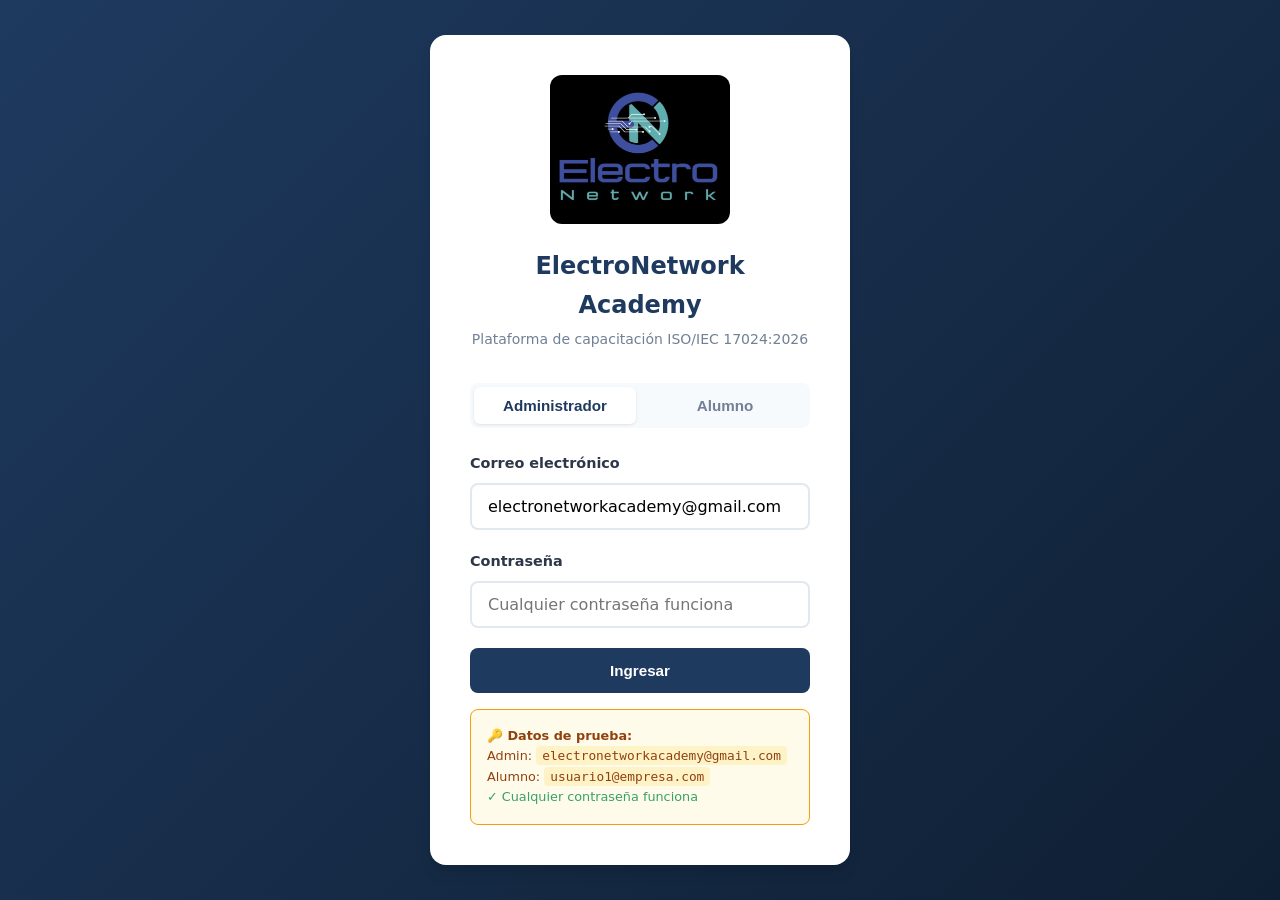
<file: index.html>
<!DOCTYPE html>
<html lang="es">
<head>
  <meta charset="UTF-8">
  <meta name="viewport" content="width=device-width, initial-scale=1.0">
  <title>ElectroNetwork Academy - Login</title>
  <style>
    :root {
      --primary: #1e3a5f;
      --primary-light: #2c5282;
      --accent: #e6b800;
      --accent-hover: #d4a700;
      --success: #38a169;
      --danger: #e53e3e;
      --bg: #f7fafc;
      --card: #ffffff;
      --text: #2d3748;
      --text-light: #718096;
      --border: #e2e8f0;
    }
    * { margin: 0; padding: 0; box-sizing: border-box; }
    body {
      font-family: 'Segoe UI', system-ui, -apple-system, sans-serif;
      background: linear-gradient(135deg, var(--primary) 0%, #0f1f33 100%);
      color: var(--text);
      line-height: 1.6;
      min-height: 100vh;
      display: flex;
      align-items: center;
      justify-content: center;
      padding: 2rem;
    }
    .login-box {
      background: var(--card);
      border-radius: 16px;
      padding: 2.5rem;
      width: 100%;
      max-width: 420px;
      box-shadow: 0 10px 15px -3px rgba(0,0,0,0.1), 0 4px 6px -2px rgba(0,0,0,0.05);
    }
    .login-logo { text-align: center; margin-bottom: 2rem; }
    .login-logo img {
      max-width: 180px;
      height: auto;
      margin-bottom: 1rem;
      border-radius: 12px;
    }
    .login-logo h1 { color: var(--primary); font-size: 1.5rem; font-weight: 700; }
    .login-logo p { color: var(--text-light); font-size: 0.875rem; margin-top: 0.25rem; }
    .login-tabs {
      display: flex; gap: 0.5rem;
      margin-bottom: 1.5rem;
      background: var(--bg);
      padding: 0.25rem;
      border-radius: 8px;
    }
    .login-tab {
      flex: 1; padding: 0.625rem;
      text-align: center;
      border-radius: 6px;
      border: none;
      background: transparent;
      cursor: pointer;
      font-weight: 600;
      color: var(--text-light);
      font-size: 0.95rem;
    }
    .login-tab.active { background: white; color: var(--primary); box-shadow: 0 1px 3px rgba(0,0,0,0.1); }
    .form-group { margin-bottom: 1.25rem; }
    .form-label { display: block; font-weight: 600; margin-bottom: 0.5rem; color: var(--text); font-size: 0.9rem; }
    .form-input {
      width: 100%; padding: 0.75rem 1rem;
      border: 2px solid var(--border);
      border-radius: 8px;
      font-size: 1rem;
      font-family: inherit;
    }
    .form-input:focus { outline: none; border-color: var(--primary); box-shadow: 0 0 0 3px rgba(30,58,95,0.1); }
    .btn {
      display: inline-flex; align-items: center; justify-content: center;
      gap: 0.5rem; padding: 0.875rem 1.5rem;
      border-radius: 8px; font-weight: 600;
      font-size: 0.95rem; cursor: pointer;
      border: none; width: 100%;
      background: var(--primary); color: white;
    }
    .btn:hover { background: var(--primary-light); }
    .alert {
      padding: 0.875rem 1rem;
      border-radius: 8px;
      margin-bottom: 1rem;
      font-size: 0.9rem;
    }
    .alert-success { background: #c6f6d5; color: #22543d; border-left: 4px solid var(--success); }
    .alert-danger { background: #fed7d7; color: #742a2a; border-left: 4px solid var(--danger); }
    .hidden { display: none !important; }
    .debug-info {
      background: #fffbeb;
      border: 1px solid #f59e0b;
      border-radius: 8px;
      padding: 1rem;
      margin-top: 1rem;
      font-size: 0.8rem;
      color: #92400e;
    }
    .debug-info code {
      background: #fef3c7;
      padding: 0.125rem 0.375rem;
      border-radius: 4px;
      font-family: monospace;
    }
  </style>
</head>
<body>
  <div class="login-box">
    <div class="login-logo">
      <img src="assets/logo.jpg" alt="ElectroNetwork Academy">
      <h1>ElectroNetwork Academy</h1>
      <p>Plataforma de capacitación ISO/IEC 17024:2026</p>
    </div>

    <div class="login-tabs">
      <button class="login-tab active" onclick="switchTab('admin')" id="tab-admin">Administrador</button>
      <button class="login-tab" onclick="switchTab('learner')" id="tab-learner">Alumno</button>
    </div>

    <div class="form-group">
      <label class="form-label">Correo electrónico</label>
      <input type="email" class="form-input" id="email" placeholder="tu@correo.com" value="electronetworkacademy@gmail.com">
    </div>
    <div class="form-group">
      <label class="form-label">Contraseña</label>
      <input type="password" class="form-input" id="password" placeholder="Cualquier contraseña funciona">
    </div>

    <div id="loginError" class="alert alert-danger hidden"></div>
    <div id="loginSuccess" class="alert alert-success hidden"></div>

    <button class="btn" onclick="doLogin()">Ingresar</button>

    <div class="debug-info">
      <strong>🔑 Datos de prueba:</strong><br>
      Admin: <code>electronetworkacademy@gmail.com</code><br>
      Alumno: <code>usuario1@empresa.com</code><br>
      <span style="color: var(--success);">✓ Cualquier contraseña funciona</span>
    </div>
  </div>

  <script>
    const DEMO_DATA = {
      users: [
        { id: 'admin-1', email: 'electronetworkacademy@gmail.com', name: 'Administrador Demo', role: 'admin', status: 'active' },
        { id: 'user-1', email: 'usuario1@empresa.com', name: 'Usuario de Prueba 1', role: 'learner', status: 'active' }
      ]
    };

    if (!localStorage.getItem('ena_data')) {
      localStorage.setItem('ena_data', JSON.stringify(DEMO_DATA));
    }
    if (!localStorage.getItem('ena_session')) {
      localStorage.setItem('ena_session', JSON.stringify({ user: null }));
    }

    let currentRole = 'admin';

    function switchTab(role) {
      currentRole = role;
      document.querySelectorAll('.login-tab').forEach(t => t.classList.remove('active'));
      document.getElementById('tab-' + role).classList.add('active');
      document.getElementById('email').value = role === 'admin' 
        ? 'electronetworkacademy@gmail.com' 
        : 'usuario1@empresa.com';
    }

    function doLogin() {
      const email = document.getElementById('email').value.trim();
      const errorDiv = document.getElementById('loginError');
      const successDiv = document.getElementById('loginSuccess');

      errorDiv.classList.add('hidden');
      successDiv.classList.add('hidden');

      let data;
      try {
        data = JSON.parse(localStorage.getItem('ena_data'));
      } catch(e) {
        data = DEMO_DATA;
        localStorage.setItem('ena_data', JSON.stringify(DEMO_DATA));
      }

      const user = data.users.find(u => u.email.toLowerCase() === email.toLowerCase());

      if (!user) {
        errorDiv.textContent = '✗ Usuario no encontrado. Usa los correos de demo.';
        errorDiv.classList.remove('hidden');
        return;
      }

      if (user.role !== currentRole) {
        errorDiv.textContent = '✗ Rol incorrecto. Cambia a la pestaña ' + (user.role === 'admin' ? 'Administrador' : 'Alumno') + '.';
        errorDiv.classList.remove('hidden');
        return;
      }

      localStorage.setItem('ena_session', JSON.stringify({ user: user }));

      successDiv.textContent = '✓ Login exitoso. Redirigiendo...';
      successDiv.classList.remove('hidden');

      setTimeout(() => {
        if (currentRole === 'admin') {
          window.location.href = 'admin.html';
        } else {
          window.location.href = 'curso.html';
        }
      }, 800);
    }

    document.getElementById('password').addEventListener('keypress', function(e) {
      if (e.key === 'Enter') doLogin();
    });
    document.getElementById('email').addEventListener('keypress', function(e) {
      if (e.key === 'Enter') doLogin();
    });
  </script>
</body>
</html>
</file>
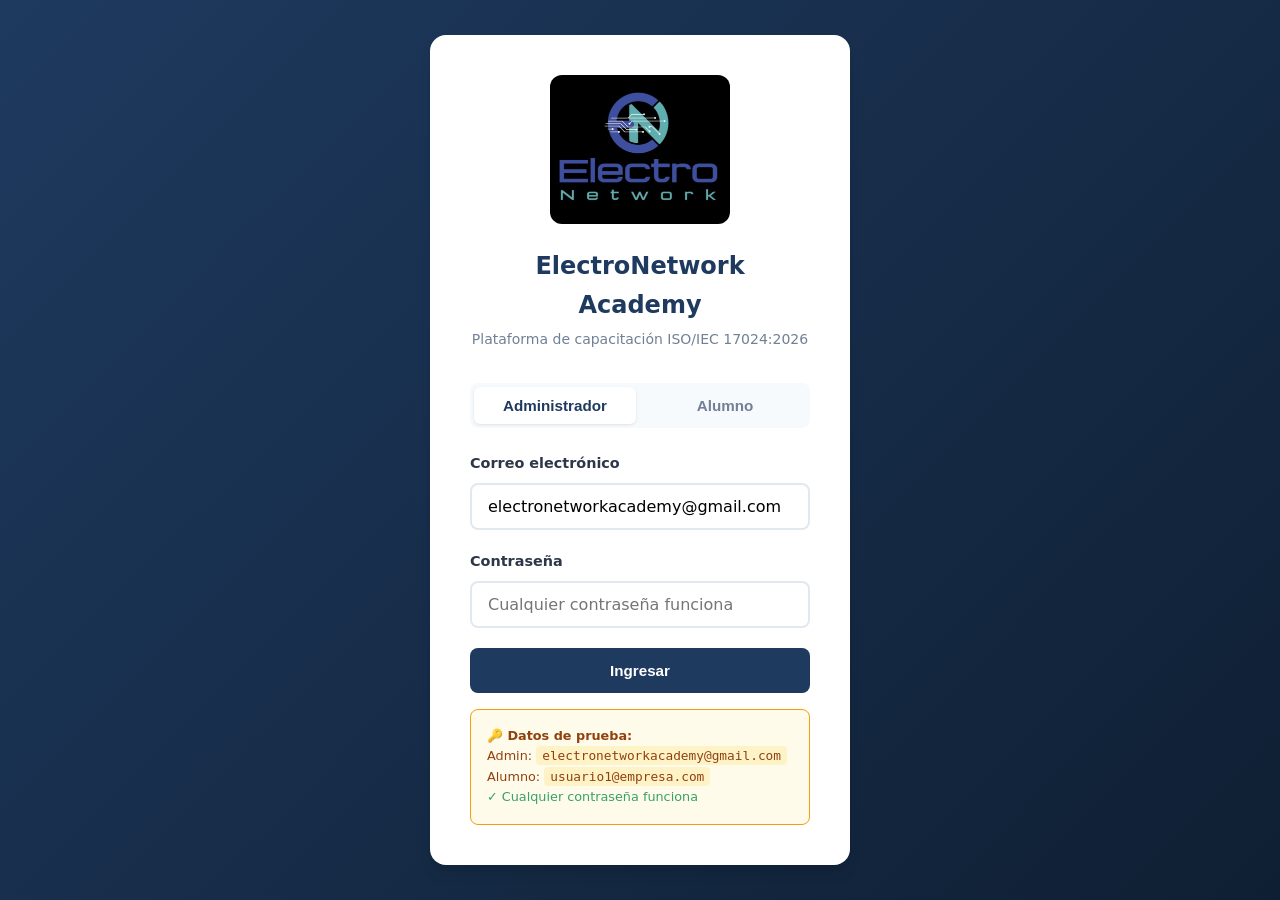
<file: admin.html>
<!DOCTYPE html>
<html lang="es">
<head>
  <meta charset="UTF-8">
  <meta name="viewport" content="width=device-width, initial-scale=1.0">
  <title>Panel de Administración - ElectroNetwork Academy</title>
  <link rel="stylesheet" href="css/estilos.css">
</head>
<body>
  <header class="header">
    <div class="header-brand">
      <img src="assets/logo.jpg" alt="ENA" class="logo-img">
      <span>ElectroNetwork Academy</span>
    </div>
    <nav class="header-nav">
      <a href="admin.html">Panel Admin</a>
      <a href="curso.html">Ver Curso</a>
      <button onclick="logout()">Cerrar Sesión</button>
    </nav>
  </header>

  <div class="container">
    <!-- Stats -->
    <div class="grid grid-4 mb-3">
      <div class="stat-card">
        <div class="stat-value" id="stat-total">0</div>
        <div class="stat-label">Cupos Totales</div>
      </div>
      <div class="stat-card">
        <div class="stat-value" id="stat-usados">0</div>
        <div class="stat-label">Cupos Usados</div>
      </div>
      <div class="stat-card">
        <div class="stat-value" id="stat-disponibles">0</div>
        <div class="stat-label">Cupos Disponibles</div>
      </div>
      <div class="stat-card">
        <div class="stat-value" id="stat-completados">0</div>
        <div class="stat-label">Completados</div>
      </div>
    </div>

    <!-- Add User -->
    <div class="card">
      <div class="card-header">
        <div class="card-title">Agregar Nuevo Alumno</div>
        <span class="badge badge-info" id="badge-cupos">Cargando...</span>
      </div>
      <form onsubmit="handleAddUser(event)">
        <div class="grid grid-3">
          <div class="form-group">
            <label class="form-label">Correo electrónico</label>
            <input type="email" class="form-input" id="newEmail" placeholder="alumno@empresa.com" required>
          </div>
          <div class="form-group">
            <label class="form-label">Nombre completo</label>
            <input type="text" class="form-input" id="newName" placeholder="Juan Pérez">
          </div>
          <div class="form-group">
            <label class="form-label">Días de acceso</label>
            <input type="number" class="form-input" id="newDays" value="30" min="1" max="365">
          </div>
        </div>
        <button type="submit" class="btn btn-primary">Agregar Alumno</button>
        <div id="addUserMsg" class="mt-1" style="font-size: 0.9rem;"></div>
      </form>
    </div>

    <!-- Users Table -->
    <div class="card">
      <div class="card-header">
        <div class="card-title">Alumnos Registrados</div>
        <div class="flex gap-2">
          <button class="btn btn-outline" onclick="exportData()">Exportar Datos</button>
          <button class="btn btn-outline" onclick="document.getElementById('importFile').click()">Importar Datos</button>
          <input type="file" id="importFile" class="hidden" accept=".json" onchange="handleImport(event)">
          <button class="btn btn-danger" onclick="resetData()">Resetear</button>
        </div>
      </div>
      <div class="table-container">
        <table class="table">
          <thead>
            <tr>
              <th>Nombre</th>
              <th>Correo</th>
              <th>Estado</th>
              <th>Tiempo Restante</th>
              <th>Progreso</th>
              <th>Módulo Actual</th>
              <th>Acciones</th>
            </tr>
          </thead>
          <tbody id="usersTable">
            <!-- Dinámico -->
          </tbody>
        </table>
      </div>
    </div>
  </div>

  <script src="js/app.js"></script>
  <script>
    const user = checkAuth('admin');
    if (!user) window.location.href = 'index.html';

    function loadAdminData() {
      const data = getData();
      const company = getUserCompany();
      const currentUser = getCurrentUser();

      if (!company) return;

      // Stats
      document.getElementById('stat-total').textContent = company.licensesTotal;
      document.getElementById('stat-usados').textContent = company.licensesUsed;
      document.getElementById('stat-disponibles').textContent = company.licensesTotal - company.licensesUsed;

      const completedCount = data.moduleProgress.filter(mp => mp.completed).length;
      document.getElementById('stat-completados').textContent = completedCount;

      document.getElementById('badge-cupos').textContent = company.licensesUsed + '/' + company.licensesTotal + ' cupos usados';

      // Tabla de usuarios
      const companyUsers = data.users.filter(u => u.companyId === currentUser.companyId && u.role === 'learner');
      const tbody = document.getElementById('usersTable');
      tbody.innerHTML = '';

      companyUsers.forEach(u => {
        const progress = getTotalProgressForUser(u.id);
        const daysLeft = getDaysRemaining(u.accessExpiresAt);
        const isExpired = daysLeft <= 0;

        let statusBadge;
        if (u.status === 'active' && !isExpired) {
          statusBadge = '<span class="badge badge-success">Activo</span>';
        } else if (isExpired) {
          statusBadge = '<span class="badge badge-danger">Expirado</span>';
        } else if (u.status === 'pending') {
          statusBadge = '<span class="badge badge-warning">Pendiente</span>';
        } else {
          statusBadge = '<span class="badge badge-danger">Inactivo</span>';
        }

        const timeBadge = isExpired 
          ? '<span class="badge badge-danger">Expirado</span>'
          : (daysLeft === Infinity 
            ? '<span class="badge badge-info">Sin límite</span>'
            : (daysLeft <= 5 
              ? '<span class="badge badge-warning">' + daysLeft + ' días</span>'
              : '<span class="badge badge-primary">' + daysLeft + ' días</span>'));

        const row = document.createElement('tr');
        row.innerHTML = `
          <td>${u.name || '-'}</td>
          <td>${u.email}</td>
          <td>${statusBadge}</td>
          <td>${timeBadge}</td>
          <td>
            <div class="progress-bar" style="width: 120px;">
              <div class="progress-bar-fill" style="width: ${progress}%;"></div>
            </div>
            <span style="font-size: 0.75rem; color: var(--text-light);">${progress}%</span>
          </td>
          <td>Módulo ${u.currentModule + 1}</td>
          <td>
            <button class="btn btn-primary" style="padding: 0.375rem 0.75rem; font-size: 0.8rem; margin-right: 0.25rem;" onclick="handleRenew('${u.id}')">Renovar</button>
            <button class="btn btn-danger" style="padding: 0.375rem 0.75rem; font-size: 0.8rem;" onclick="handleRemove('${u.id}')">Eliminar</button>
          </td>
        `;
        tbody.appendChild(row);
      });
    }

    function getTotalProgressForUser(userId) {
      const data = getData();
      const completed = data.moduleProgress.filter(mp => mp.userId === userId && mp.completed).length;
      return Math.round((completed / 8) * 100);
    }

    function handleAddUser(e) {
      e.preventDefault();
      const email = document.getElementById('newEmail').value.trim();
      const name = document.getElementById('newName').value.trim();
      const days = parseInt(document.getElementById('newDays').value) || 30;
      const msgDiv = document.getElementById('addUserMsg');

      const result = addUser(email, name, days);

      if (result.success) {
        const expDate = formatDate(result.expiresAt);
        msgDiv.innerHTML = '<span style="color: var(--success);">✓ Alumno agregado. Acceso hasta: ' + expDate + '</span>';
        document.getElementById('newEmail').value = '';
        document.getElementById('newName').value = '';
        loadAdminData();
      } else {
        msgDiv.innerHTML = '<span style="color: var(--danger);">✗ ' + result.message + '</span>';
      }
    }

    function handleRenew(userId) {
      const days = parseInt(prompt('¿Cuántos días de acceso deseas renovar?', '30'));
      if (!days || days <= 0) return;

      const result = renewUserAccess(userId, days);
      if (result.success) {
        alert('Acceso renovado hasta: ' + formatDate(result.expiresAt));
        loadAdminData();
      } else {
        alert('Error: ' + result.message);
      }
    }

    function handleRemove(userId) {
      if (!confirm('¿Eliminar este alumno?')) return;
      const result = removeUser(userId);
      if (result.success) {
        loadAdminData();
      } else {
        alert('Error: ' + result.message);
      }
    }

    function handleImport(e) {
      const file = e.target.files[0];
      if (!file) return;
      const reader = new FileReader();
      reader.onload = function(event) {
        const result = importData(event.target.result);
        if (result.success) {
          alert('Datos importados correctamente');
          loadAdminData();
        } else {
          alert('Error: ' + result.message);
        }
      };
      reader.readAsText(file);
    }

    loadAdminData();
  </script>
</body>
</html>
</file>
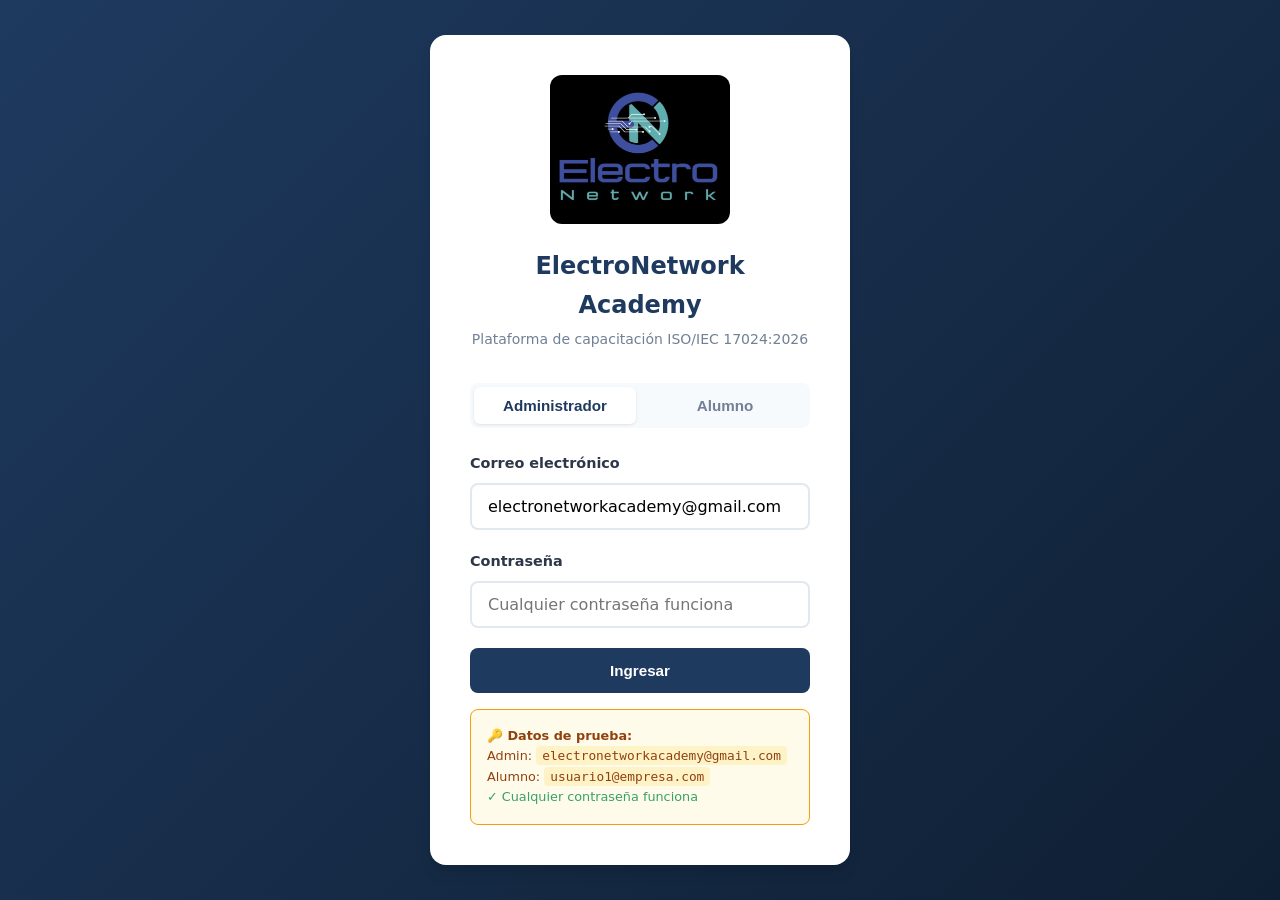
<file: certificado.html>
<!DOCTYPE html>
<html lang="es">
<head>
  <meta charset="UTF-8">
  <meta name="viewport" content="width=device-width, initial-scale=1.0">
  <title>Certificado - ElectroNetwork Academy</title>
  <link rel="stylesheet" href="css/estilos.css">
</head>
<body>
  <div class="certificate-page">
    <div style="text-align: center; margin-bottom: 2rem;" class="no-print">
      <button class="btn btn-primary" onclick="window.print()">🖨️ Imprimir / Guardar PDF</button>
      <button class="btn btn-outline" onclick="window.location.href='curso.html'">← Volver al Campus</button>
    </div>

    <div class="certificate-container">
      <div class="certificate-logo">
        <img src="assets/logo.jpg" alt="ElectroNetwork Academy" style="max-width: 200px; height: auto; margin-bottom: 1rem;">
      </div>

      <div style="font-size: 1rem; color: var(--text-light); text-transform: uppercase; letter-spacing: 0.2em; margin-top: 1rem;">
        Certificado de Finalización
      </div>

      <div class="certificate-title">Certificado</div>

      <div class="certificate-subtitle">
        Se certifica que
      </div>

      <div class="certificate-name" id="certName">Nombre del Alumno</div>

      <div class="certificate-subtitle">
        ha completado satisfactoriamente el curso
      </div>

      <div class="certificate-course">
        ISO/IEC 17024:2026<br>
        <span style="font-size: 1rem; color: var(--text-light);">Competencia general para la certificación de personas</span>
      </div>

      <div style="margin: 2rem 0; padding: 1rem; background: #f7fafc; border-radius: 8px; display: inline-block;">
        <div style="font-size: 0.875rem; color: var(--text-light);">Puntuación final</div>
        <div style="font-size: 2rem; font-weight: 800; color: var(--primary);" id="certScore">85%</div>
      </div>

      <div class="certificate-date" id="certDate">
        Fecha de emisión: -- de -- de ----
      </div>

      <div class="certificate-footer">
        <div class="certificate-signature">
          <div class="certificate-signature-line"></div>
          <div style="font-weight: 600; color: var(--primary);">Director Académico</div>
          <div style="font-size: 0.8rem; color: var(--text-light);">ElectroNetwork Academy</div>
        </div>
        <div class="certificate-signature">
          <div class="certificate-signature-line"></div>
          <div style="font-weight: 600; color: var(--primary);">Representante Legal</div>
          <div style="font-size: 0.8rem; color: var(--text-light);">ElectroNetwork Academy</div>
        </div>
      </div>

      <div style="margin-top: 2rem; font-size: 0.75rem; color: var(--text-light); border-top: 1px solid var(--border); padding-top: 1rem;">
        Este certificado verifica la finalización del programa de capacitación en línea.<br>
        ID de certificación: <span id="certId">ENA-2026-XXXX</span>
      </div>
    </div>
  </div>

  <script src="js/app.js"></script>
  <script>
    const user = checkAuth();
    if (!user) {
      window.location.href = 'index.html';
    }

    // Verificar que haya completado todos los módulos
    const data = getData();
    const completedModules = data.moduleProgress.filter(mp => mp.userId === user.id && mp.completed).length;

    if (completedModules < 8) {
      alert('Debes completar todos los módulos para obtener el certificado.');
      window.location.href = 'curso.html';
    }

    // Calcular score promedio
    const userProgress = data.moduleProgress.filter(mp => mp.userId === user.id);
    const avgScore = Math.round(userProgress.reduce((sum, mp) => sum + (mp.score || 0), 0) / userProgress.length);

    document.getElementById('certName').textContent = user.name || user.email;
    document.getElementById('certScore').textContent = avgScore + '%';
    document.getElementById('certDate').textContent = 'Fecha de emisión: ' + new Date().toLocaleDateString('es-ES', { day: 'numeric', month: 'long', year: 'numeric' });
    document.getElementById('certId').textContent = 'ENA-2026-' + user.id.toUpperCase().slice(-6);
  </script>
</body>
</html>
</file>
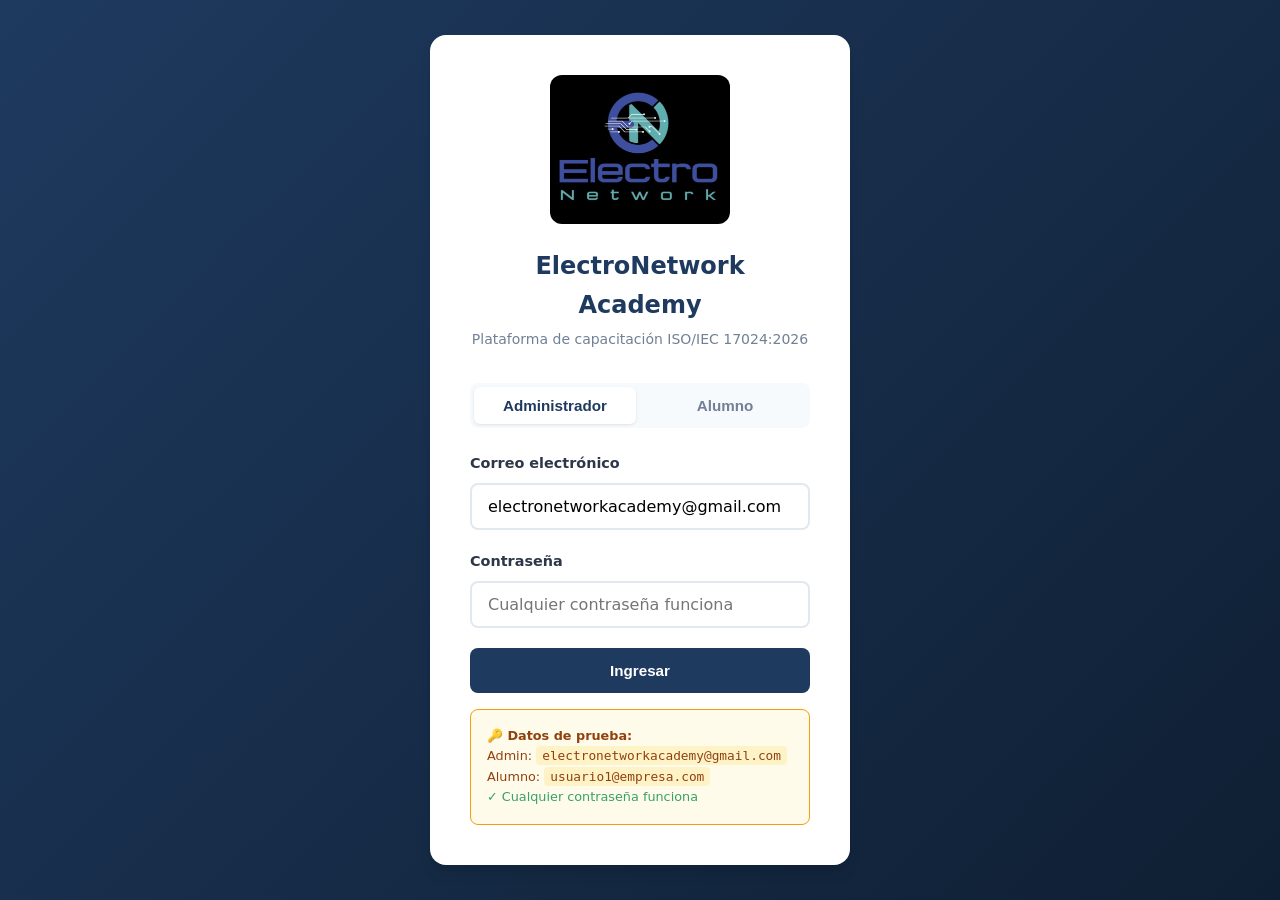
<file: curso.html>
<!DOCTYPE html>
<html lang="es">
<head>
  <meta charset="UTF-8">
  <meta name="viewport" content="width=device-width, initial-scale=1.0">
  <title>Campus - ElectroNetwork Academy</title>
  <link rel="stylesheet" href="css/estilos.css">
</head>
<body>
  <header class="header">
    <div class="header-brand">
      <img src="assets/logo.jpg" alt="ENA" class="logo-img">
      <span>ElectroNetwork Academy</span>
    </div>
    <nav class="header-nav">
      <span id="userName" style="color: rgba(255,255,255,0.9);"></span>
      <button onclick="logout()">Cerrar Sesión</button>
    </nav>
  </header>

  <div class="container">
    <div class="card" style="text-align: center;">
      <h2 style="color: var(--primary); margin-bottom: 0.5rem;">ISO/IEC 17024:2026</h2>
      <p style="color: var(--text-light); margin-bottom: 1.5rem;">Curso de capacitación en norma de certificación de personas</p>
      <div style="max-width: 400px; margin: 0 auto;">
        <div style="display: flex; justify-content: space-between; margin-bottom: 0.5rem; font-size: 0.875rem;">
          <span>Progreso general</span>
          <span id="progressPercent">0%</span>
        </div>
        <div class="progress-bar" style="height: 12px;">
          <div class="progress-bar-fill" id="progressBar" style="width: 0%;"></div>
        </div>
      </div>
    </div>

    <div class="grid grid-2">

      <!-- Módulo 1 - Disponible (ahora va a intro-01.html) -->
      <div class="module-card" onclick="window.location.href='intro-01.html'" style="cursor: pointer;">
        <div class="module-number" style="background: var(--primary);">1</div>
        <div style="font-size: 2rem; margin-bottom: 0.5rem;">📋</div>
        <div class="module-title">Alcance y Fundamentos</div>
        <div class="module-desc">Estructura legal, esquemas de certificación y relación con ISO/IEC 17000</div>
        <div class="module-meta">
          <span>⏱️ 18 min</span>
          <span class="badge badge-primary">Disponible</span>
        </div>
      </div>

      <!-- Módulo 2 - Bloqueado -->
      <div class="module-card locked">
        <div class="module-number" style="background: #a0aec0;">2</div>
        <div style="font-size: 2rem; margin-bottom: 0.5rem;">⚖️</div>
        <div class="module-title">Imparcialidad</div>
        <div class="module-desc">Gestión de conflictos de interés y separación educación-certificación</div>
        <div class="module-meta">
          <span>⏱️ 16 min</span>
          <span class="badge badge-danger">Bloqueado</span>
        </div>
      </div>

      <!-- Módulo 3 - Bloqueado -->
      <div class="module-card locked">
        <div class="module-number" style="background: #a0aec0;">3</div>
        <div style="font-size: 2rem; margin-bottom: 0.5rem;">📐</div>
        <div class="module-title">Esquemas de Certificación</div>
        <div class="module-desc">Diseño, participación de partes interesadas y análisis de trabajo</div>
        <div class="module-meta">
          <span>⏱️ 20 min</span>
          <span class="badge badge-danger">Bloqueado</span>
        </div>
      </div>

      <!-- Módulo 4 - Bloqueado -->
      <div class="module-card locked">
        <div class="module-number" style="background: #a0aec0;">4</div>
        <div style="font-size: 2rem; margin-bottom: 0.5rem;">📝</div>
        <div class="module-title">Evaluación y Exámenes</div>
        <div class="module-desc">Validez, fiabilidad, supervisión y seguridad de exámenes</div>
        <div class="module-meta">
          <span>⏱️ 18 min</span>
          <span class="badge badge-danger">Bloqueado</span>
        </div>
      </div>

      <!-- Módulo 5 - Bloqueado -->
      <div class="module-card locked">
        <div class="module-number" style="background: #a0aec0;">5</div>
        <div style="font-size: 2rem; margin-bottom: 0.5rem;">🤖</div>
        <div class="module-title">Inteligencia Artificial</div>
        <div class="module-desc">Requisitos nuevos de la edición 2026 para IA en certificación</div>
        <div class="module-meta">
          <span>⏱️ 15 min</span>
          <span class="badge badge-danger">Bloqueado</span>
        </div>
      </div>

      <!-- Módulo 6 - Bloqueado -->
      <div class="module-card locked">
        <div class="module-number" style="background: #a0aec0;">6</div>
        <div style="font-size: 2rem; margin-bottom: 0.5rem;">👥</div>
        <div class="module-title">Recursos y Personal</div>
        <div class="module-desc">Competencia, confidencialidad, subcontratación y recursos</div>
        <div class="module-meta">
          <span>⏱️ 17 min</span>
          <span class="badge badge-danger">Bloqueado</span>
        </div>
      </div>

      <!-- Módulo 7 - Bloqueado -->
      <div class="module-card locked">
        <div class="module-number" style="background: #a0aec0;">7</div>
        <div style="font-size: 2rem; margin-bottom: 0.5rem;">🏆</div>
        <div class="module-title">Certificación y Certificados</div>
        <div class="module-desc">Decisiones, certificados, marcas y suspensión</div>
        <div class="module-meta">
          <span>⏱️ 16 min</span>
          <span class="badge badge-danger">Bloqueado</span>
        </div>
      </div>

      <!-- Módulo 8 - Bloqueado -->
      <div class="module-card locked">
        <div class="module-number" style="background: #a0aec0;">8</div>
        <div style="font-size: 2rem; margin-bottom: 0.5rem;">⚙️</div>
        <div class="module-title">Sistema de Gestión</div>
        <div class="module-desc">Auditorías, revisión de dirección, riesgos y mejora continua</div>
        <div class="module-meta">
          <span>⏱️ 19 min</span>
          <span class="badge badge-danger">Bloqueado</span>
        </div>
      </div>

    </div>
  </div>

  <script src="js/app.js"></script>
  <script>
    const user = checkAuth();
    if (!user) window.location.href = 'index.html';
    document.getElementById('userName').textContent = user.name || user.email;

    const modules = [
      { id: 0, title: 'Alcance y Fundamentos', desc: 'Estructura legal, esquemas de certificación y relación con ISO/IEC 17000', time: '18 min', icon: '📋' },
      { id: 1, title: 'Imparcialidad', desc: 'Gestión de conflictos de interés y separación educación-certificación', time: '16 min', icon: '⚖️' },
      { id: 2, title: 'Esquemas de Certificación', desc: 'Diseño, participación de partes interesadas y análisis de trabajo', time: '20 min', icon: '📐' },
      { id: 3, title: 'Evaluación y Exámenes', desc: 'Validez, fiabilidad, supervisión y seguridad de exámenes', time: '18 min', icon: '📝' },
      { id: 4, title: 'Inteligencia Artificial', desc: 'Requisitos nuevos de la edición 2026 para IA en certificación', time: '15 min', icon: '🤖' },
      { id: 5, title: 'Recursos y Personal', desc: 'Competencia, confidencialidad, subcontratación y recursos', time: '17 min', icon: '👥' },
      { id: 6, title: 'Certificación y Certificados', desc: 'Decisiones, certificados, marcas y suspensión', time: '16 min', icon: '🏆' },
      { id: 7, title: 'Sistema de Gestión', desc: 'Auditorías, revisión de dirección, riesgos y mejora continua', time: '19 min', icon: '⚙️' }
    ];

    function loadCourse() {
      const progress = getTotalProgress();
      document.getElementById('progressPercent').textContent = progress + '%';
      document.getElementById('progressBar').style.width = progress + '%';
    }

    loadCourse();
  </script>
</body>
</html>
</file>
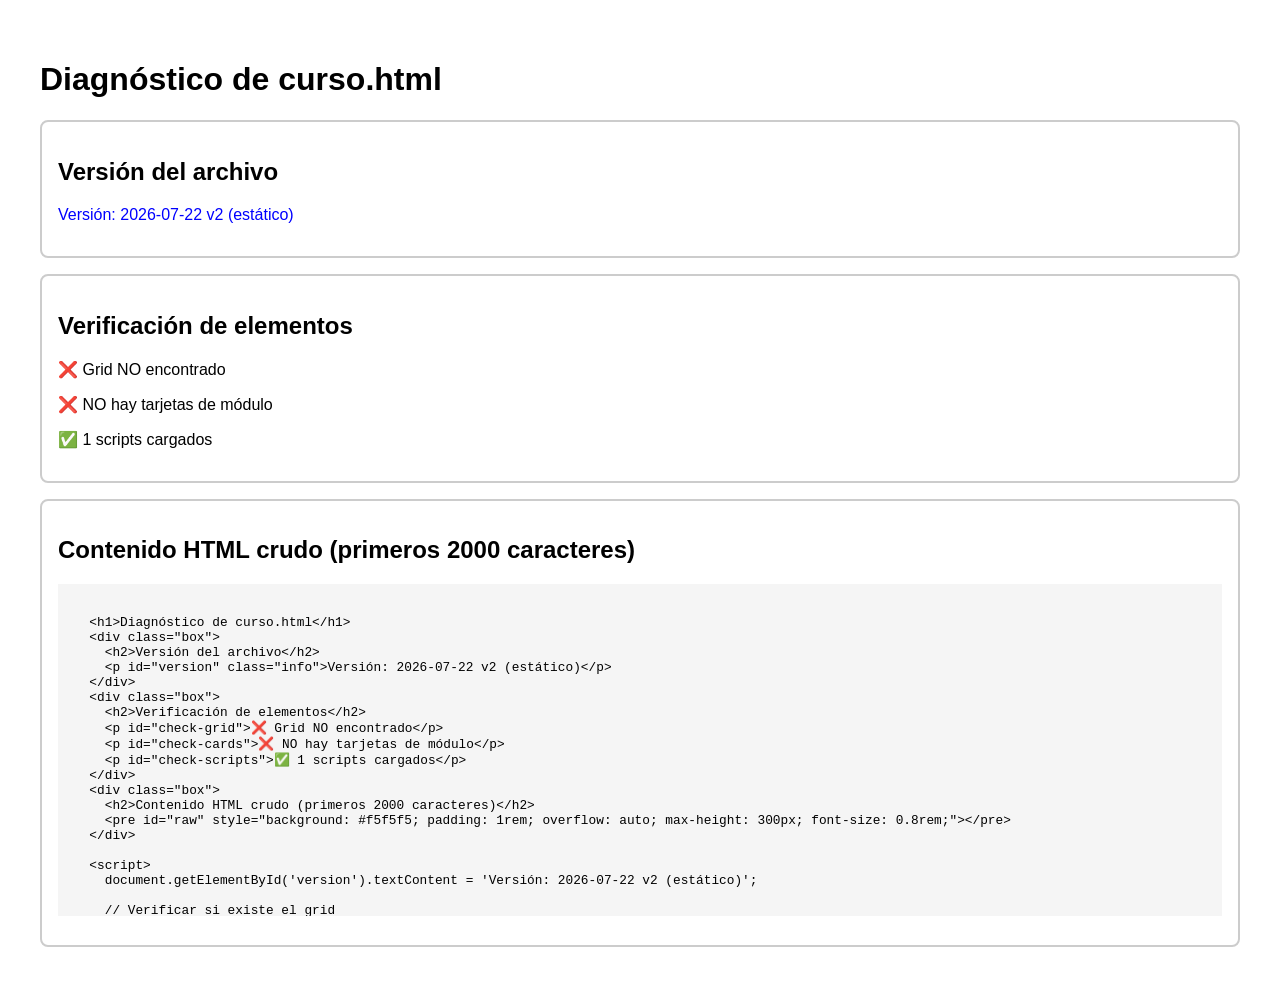
<file: diag.html>
<!DOCTYPE html>
<html lang="es">
<head>
  <meta charset="UTF-8">
  <title>Diagnóstico - ElectroNetwork Academy</title>
  <style>
    body { font-family: Arial, sans-serif; padding: 2rem; }
    .ok { color: green; }
    .info { color: blue; }
    .box { border: 2px solid #ccc; padding: 1rem; margin: 1rem 0; border-radius: 8px; }
  </style>
</head>
<body>
  <h1>Diagnóstico de curso.html</h1>
  <div class="box">
    <h2>Versión del archivo</h2>
    <p id="version" class="info">Cargando...</p>
  </div>
  <div class="box">
    <h2>Verificación de elementos</h2>
    <p id="check-grid">Verificando grid...</p>
    <p id="check-cards">Verificando tarjetas...</p>
    <p id="check-scripts">Verificando scripts...</p>
  </div>
  <div class="box">
    <h2>Contenido HTML crudo (primeros 2000 caracteres)</h2>
    <pre id="raw" style="background: #f5f5f5; padding: 1rem; overflow: auto; max-height: 300px; font-size: 0.8rem;"></pre>
  </div>

  <script>
    document.getElementById('version').textContent = 'Versión: 2026-07-22 v2 (estático)';

    // Verificar si existe el grid
    const grid = document.querySelector('.grid.grid-2');
    document.getElementById('check-grid').textContent = grid 
      ? '✅ Grid encontrado con ' + grid.children.length + ' hijos'
      : '❌ Grid NO encontrado';

    // Verificar tarjetas
    const cards = document.querySelectorAll('.module-card');
    document.getElementById('check-cards').textContent = cards.length > 0
      ? '✅ ' + cards.length + ' tarjetas de módulo encontradas'
      : '❌ NO hay tarjetas de módulo';

    // Verificar scripts
    const scripts = document.querySelectorAll('script');
    document.getElementById('check-scripts').textContent = '✅ ' + scripts.length + ' scripts cargados';

    // Mostrar HTML crudo del body
    document.getElementById('raw').textContent = document.body.innerHTML.substring(0, 2000);
  </script>
</body>
</html>
</file>
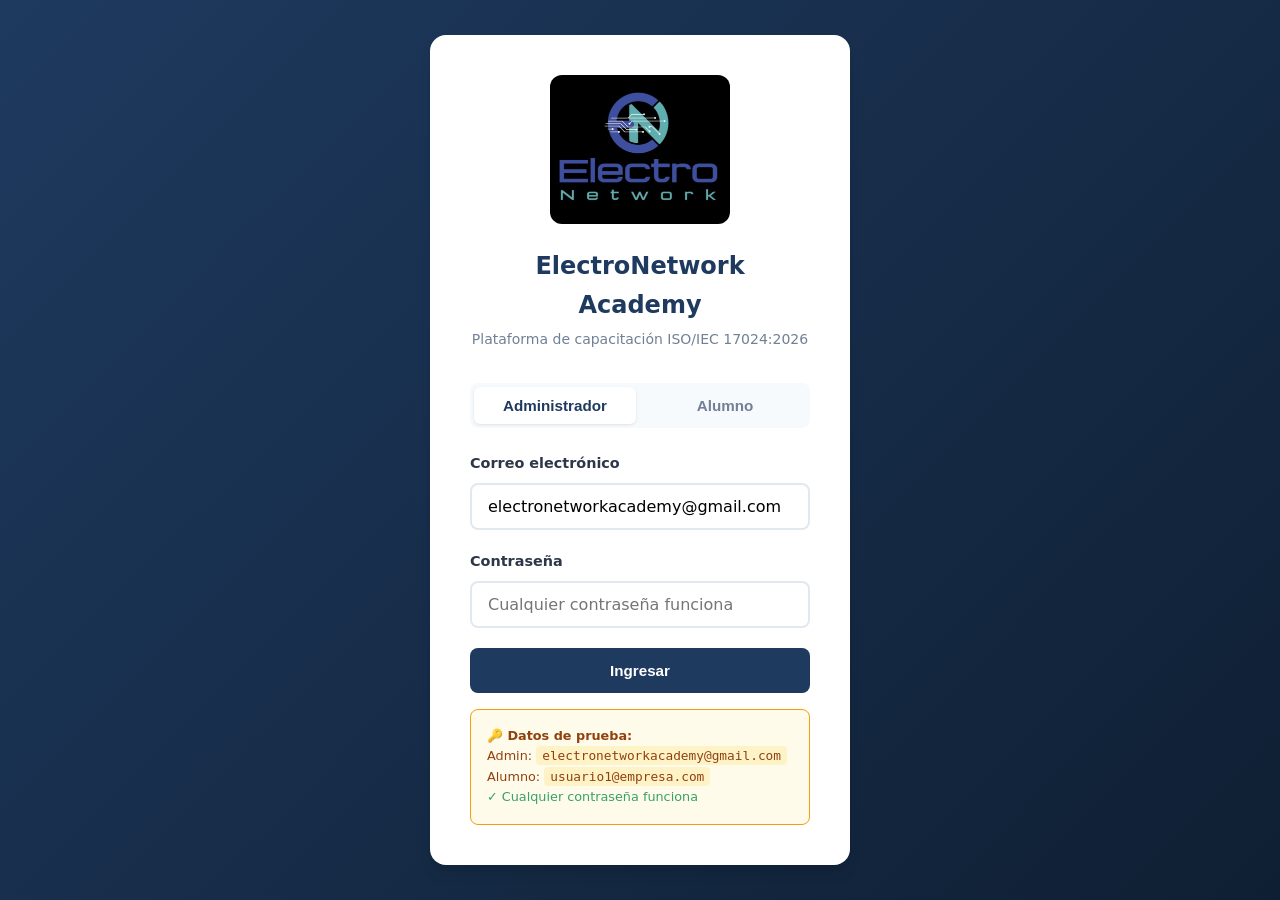
<file: intro-01.html>
<!DOCTYPE html>
<html lang="es">
<head>
  <meta charset="UTF-8">
  <meta name="viewport" content="width=device-width, initial-scale=1.0">
  <title>Módulo 1: Introducción Conceptual - ElectroNetwork Academy</title>
  <link rel="stylesheet" href="css/estilos.css">
  <style>
    .concept-section {
      background: var(--card);
      border-radius: 16px;
      padding: 2.5rem;
      margin-bottom: 2rem;
      box-shadow: var(--shadow);
      border: 1px solid var(--border);
    }
    .concept-section h2 {
      color: var(--primary);
      font-size: 1.5rem;
      margin-bottom: 1.5rem;
      display: flex;
      align-items: center;
      gap: 0.75rem;
    }
    .concept-section h2 .emoji {
      font-size: 2rem;
    }
    .analogy-box {
      background: linear-gradient(135deg, #ebf8ff 0%, #e6fffa 100%);
      border-left: 5px solid var(--primary);
      padding: 1.5rem;
      border-radius: 0 12px 12px 0;
      margin: 1.5rem 0;
    }
    .analogy-box strong {
      color: var(--primary);
      font-size: 1.1rem;
    }
    .pillar-grid {
      display: grid;
      grid-template-columns: repeat(3, 1fr);
      gap: 1.5rem;
      margin: 1.5rem 0;
    }
    .pillar-card {
      background: white;
      border: 2px solid var(--border);
      border-radius: 12px;
      padding: 1.5rem;
      text-align: center;
      transition: all 0.3s;
    }
    .pillar-card:hover {
      border-color: var(--primary);
      transform: translateY(-4px);
      box-shadow: var(--shadow-lg);
    }
    .pillar-icon {
      font-size: 3rem;
      margin-bottom: 0.75rem;
    }
    .pillar-title {
      font-weight: 700;
      color: var(--primary);
      margin-bottom: 0.5rem;
    }
    .pillar-desc {
      font-size: 0.875rem;
      color: var(--text-light);
    }
    .roadmap {
      display: flex;
      align-items: center;
      justify-content: space-between;
      margin: 2rem 0;
      padding: 1.5rem;
      background: #f7fafc;
      border-radius: 12px;
    }
    .roadmap-step {
      text-align: center;
      flex: 1;
    }
    .roadmap-step .step-num {
      width: 40px;
      height: 40px;
      background: var(--primary);
      color: white;
      border-radius: 50%;
      display: flex;
      align-items: center;
      justify-content: center;
      font-weight: 700;
      margin: 0 auto 0.5rem;
    }
    .roadmap-step .step-label {
      font-size: 0.8rem;
      color: var(--text-light);
    }
    .roadmap-arrow {
      color: var(--accent);
      font-size: 1.5rem;
      font-weight: 700;
    }
    .warmup-box {
      background: linear-gradient(135deg, #fef5e7 0%, #fdebd0 100%);
      border: 2px dashed var(--accent);
      border-radius: 12px;
      padding: 1.5rem;
      margin: 1.5rem 0;
    }
    .warmup-box .question {
      font-size: 1.1rem;
      font-weight: 600;
      color: var(--text);
      margin-bottom: 1rem;
    }
    .warmup-options {
      display: flex;
      flex-direction: column;
      gap: 0.75rem;
    }
    .warmup-option {
      padding: 1rem 1.25rem;
      border: 2px solid var(--border);
      border-radius: 8px;
      cursor: pointer;
      background: white;
      transition: all 0.2s;
      text-align: left;
    }
    .warmup-option:hover {
      border-color: var(--accent);
      background: #fffbeb;
    }
    .warmup-option.selected {
      border-color: var(--accent);
      background: #fef3c7;
    }
    .warmup-feedback {
      margin-top: 1rem;
      padding: 1rem;
      border-radius: 8px;
      display: none;
    }
    .warmup-feedback.show {
      display: block;
    }
    .nav-buttons {
      display: flex;
      gap: 1rem;
      justify-content: center;
      margin-top: 2rem;
    }
    @media (max-width: 768px) {
      .pillar-grid { grid-template-columns: 1fr; }
      .roadmap { flex-direction: column; gap: 1rem; }
      .roadmap-arrow { transform: rotate(90deg); }
    }
  </style>
</head>
<body>
  <header class="header">
    <div class="header-brand">
      <img src="assets/logo.jpg" alt="ENA" class="logo-img">
      <span>ElectroNetwork Academy</span>
    </div>
    <nav class="header-nav">
      <a href="curso.html">← Campus</a>
      <button onclick="logout()">Cerrar Sesión</button>
    </nav>
  </header>

  <div class="container" style="max-width: 900px;">

    <!-- Título del módulo -->
    <div style="text-align: center; margin-bottom: 2rem;">
      <span class="badge badge-info" style="font-size: 0.9rem; padding: 0.5rem 1rem;">Módulo 1 de 8</span>
      <h1 style="color: var(--primary); margin-top: 1rem; font-size: 2rem;">📋 Alcance y Fundamentos</h1>
      <p style="color: var(--text-light); font-size: 1.1rem;">ISO/IEC 17024:2026 · Cláusulas 1, 2, 4.1, 4.2, 8.1, 8.2</p>
    </div>

    <!-- SECCIÓN 1: ¿Por qué esto importa? -->
    <div class="concept-section">
      <h2><span class="emoji">🎯</span> ¿Por qué esto importa?</h2>

      <p style="font-size: 1.05rem; line-height: 1.7; margin-bottom: 1rem;">
        Imagina que necesitas operar una grúa en una obra de construcción. ¿Te subirías a ella si supieras que el operador "aprendió viendo videos de YouTube"? ¿O preferirías que tenga un <strong>certificado que garantice que realmente sabe lo que hace</strong>?
      </p>

      <div class="analogy-box">
        <strong>🚗 La analogía de la licencia de conducir</strong><br><br>
        Cuando vas a sacar la licencia de conducir, no te la dan solo por presentarte. Hay un <strong>esquema</strong>:
        <ul style="margin-top: 0.75rem; padding-left: 1.5rem;">
          <li>📋 Requisitos de entrada: ser mayor de edad, pasar examen médico</li>
          <li>📝 Evaluación teórica: señales de tránsito, normas</li>
          <li>🚙 Evaluación práctica: manejar con un examinador</li>
          <li>📅 Vigencia: se vence y hay que renovarla</li>
          <li>🏛️ Autoridad: una entidad oficial la emite y controla</li>
        </ul>
        <p style="margin-top: 0.75rem;">
          La <strong>ISO/IEC 17024:2026</strong> hace exactamente eso, pero para <em>cualquier</em> profesión: auditores, ingenieros, chefs, técnicos... Garantiza que quien dice saber, <strong>realmente sabe</strong>.
        </p>
      </div>

      <p style="font-size: 1.05rem; line-height: 1.7;">
        En este módulo vas a entender <strong>quién puede certificar</strong>, <strong>cómo se diseña un esquema de certificación</strong> y <strong>por qué la imparcialidad es sagrada</strong>. Sin estas bases, todo el resto de la norma no tiene sentido.
      </p>
    </div>

    <!-- SECCIÓN 2: Los 3 pilares clave -->
    <div class="concept-section">
      <h2><span class="emoji">🏛️</span> Los 3 pilares de este módulo</h2>

      <div class="pillar-grid">
        <div class="pillar-card">
          <div class="pillar-icon">⚖️</div>
          <div class="pillar-title">Imparcialidad</div>
          <div class="pillar-desc">
            Quien enseña no puede ser quien examina. Quien examina no puede ser quien decide. La confianza pública depende de esta separación.
          </div>
        </div>
        <div class="pillar-card">
          <div class="pillar-icon">📐</div>
          <div class="pillar-title">Esquemas bien diseñados</div>
          <div class="pillar-desc">
            Un certificado sin un esquema sólido detrás es solo un papel bonito. Debe basarse en el análisis real del trabajo.
          </div>
        </div>
        <div class="pillar-card">
          <div class="pillar-icon">🔍</div>
          <div class="pillar-title">Transparencia</div>
          <div class="pillar-desc">
            Todo debe ser verificable: quién decide, por qué decide, y cómo se asegura que el candidato realmente es competente.
          </div>
        </div>
      </div>
    </div>

    <!-- SECCIÓN 3: Mapa de ruta -->
    <div class="concept-section">
      <h2><span class="emoji">🗺️</span> Tu recorrido en este módulo</h2>

      <div class="roadmap">
        <div class="roadmap-step">
          <div class="step-num">1</div>
          <div class="step-label">Conceptualización<br><strong>(ahora)</strong></div>
        </div>
        <div class="roadmap-arrow">→</div>
        <div class="roadmap-step">
          <div class="step-num">4</div>
          <div class="step-label">Microcasos<br><strong>interactivos</strong></div>
        </div>
        <div class="roadmap-arrow">→</div>
        <div class="roadmap-step">
          <div class="step-num">4</div>
          <div class="step-label">Preguntas de<br><strong>evaluación</strong></div>
        </div>
        <div class="roadmap-arrow">→</div>
        <div class="roadmap-step">
          <div class="step-num" style="background: var(--success);">✓</div>
          <div class="step-label">Módulo<br><strong>completado</strong></div>
        </div>
      </div>

      <p style="text-align: center; color: var(--text-light); font-size: 0.95rem;">
        ⏱️ <strong>Duración estimada:</strong> 18 minutos · 📊 <strong>Evaluación:</strong> 4 preguntas (mínimo 75% para aprobar)
      </p>
    </div>

    <!-- SECCIÓN 4: Pregunta calentamiento -->
    <div class="concept-section">
      <h2><span class="emoji">🔥</span> Pregunta de calentamiento</h2>
      <p style="color: var(--text-light); margin-bottom: 1rem;">No hay respuesta correcta ni incorrecta. Solo piensa un momento antes de continuar.</p>

      <div class="warmup-box">
        <div class="question">
          🤔 ¿Crees que un chef debería ser certificado con el mismo examen en Colombia, España y Japón? ¿Por qué sí o por qué no?
        </div>
        <div class="warmup-options">
          <div class="warmup-option" onclick="showWarmupFeedback(this, 'A')">
            <strong>A)</strong> Sí, porque la cocina es universal y las técnicas básicas son las mismas en todas partes.
          </div>
          <div class="warmup-option" onclick="showWarmupFeedback(this, 'B')">
            <strong>B)</strong> No, porque cada país tiene ingredientes, regulaciones sanitarias y tradiciones culinarias diferentes.
          </div>
          <div class="warmup-option" onclick="showWarmupFeedback(this, 'C')">
            <strong>C)</strong> Depende: habría un núcleo común de competencias, pero también requisitos locales específicos.
          </div>
        </div>
        <div class="warmup-feedback" id="warmupFeedback">
          <div id="warmupText"></div>
        </div>
      </div>
    </div>

    <!-- Botón para continuar -->
    <div class="nav-buttons">
      <a href="curso.html" class="btn btn-outline">← Volver al Campus</a>
      <a href="modulo-01.html" class="btn btn-primary">Comenzar Microcasos →</a>
    </div>

  </div>

  <script src="js/app.js"></script>
  <script>
    const user = checkAuth();
    if (!user) window.location.href = 'index.html';

    function showWarmupFeedback(element, option) {
      // Marcar seleccionada
      document.querySelectorAll('.warmup-option').forEach(opt => opt.classList.remove('selected'));
      element.classList.add('selected');

      const feedback = document.getElementById('warmupFeedback');
      const text = document.getElementById('warmupText');

      const responses = {
        A: 'Interesante perspectiva. Pero piensa: ¿un sushi chef en Japón y un chef de arepas en Colombia necesitan exactamente las mismas competencias? La norma ISO/IEC 17024 habla de <strong>adaptar los esquemas al contexto</strong> sin perder estándares globales.',
        B: 'Muy buen punto. La norma reconoce que hay competencias <strong>transversales</strong> (higiene, seguridad) y <strong>locales</strong> (ingredientes, regulaciones). Un buen esquema equilibra ambas.',
        C: '¡Exacto! Esta es la esencia de la ISO/IEC 17024: <strong>armonización global con adaptación local</strong>. Los esquemas deben ser reconocidos internacionalmente pero pertinentes en cada contexto.'
      };

      text.innerHTML = '<strong style="color: var(--primary);">💡 Reflexión:</strong><br>' + responses[option];
      feedback.classList.add('show');
    }
  </script>
</body>
</html>
</file>
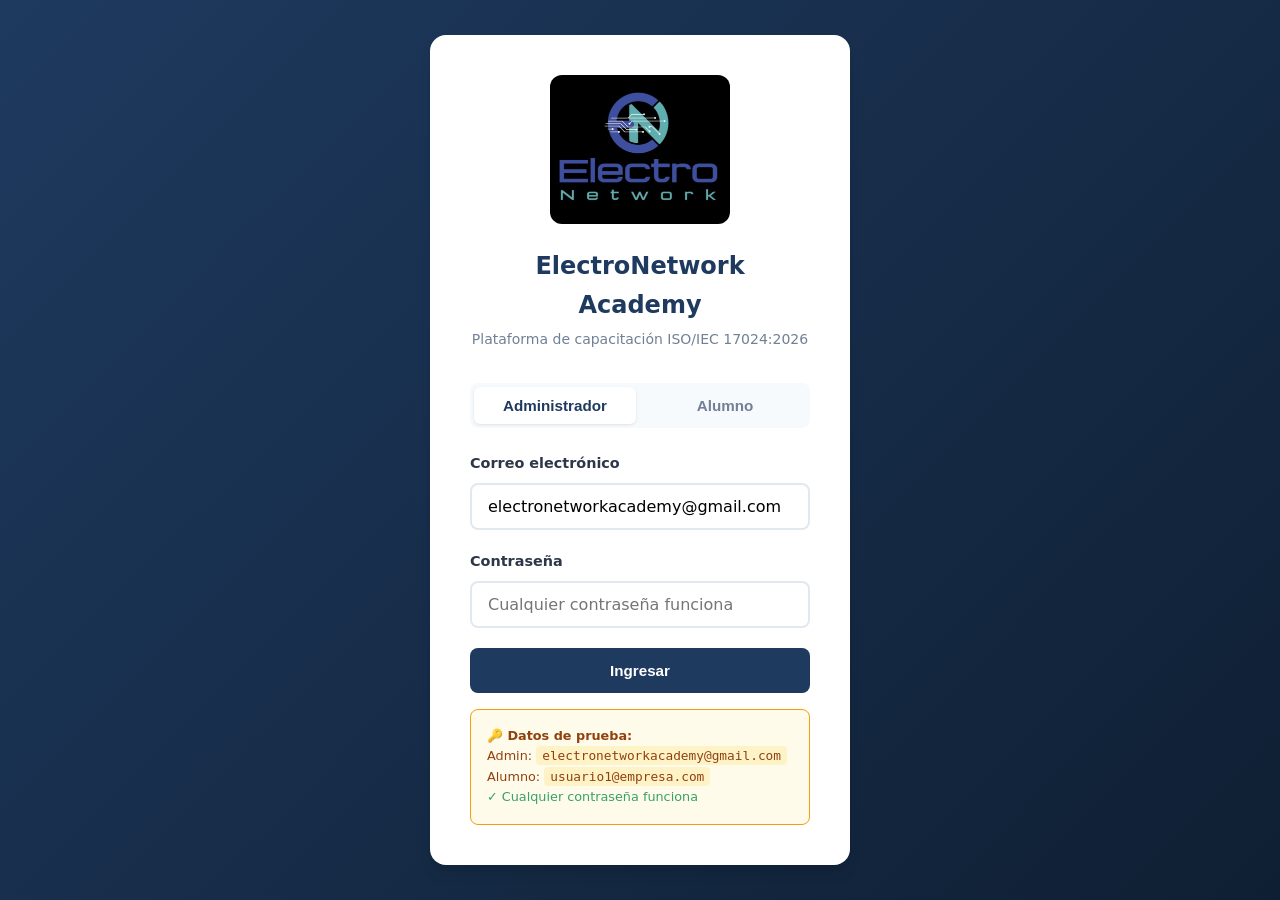
<file: modulo-01.html>
<!DOCTYPE html>
<html lang="es">
<head>
  <meta charset="UTF-8">
  <meta name="viewport" content="width=device-width, initial-scale=1.0">
  <title>Módulo 1: Alcance y Fundamentos - ElectroNetwork Academy</title>
  <link rel="stylesheet" href="css/estilos.css">
</head>
<body>
  <header class="header">
    <div class="header-brand">
      <img src="assets/logo.jpg" alt="ENA" class="logo-img">
      <span>ElectroNetwork Academy</span>
    </div>
    <nav class="header-nav">
      <a href="curso.html">← Campus</a>
      <button onclick="logout()">Cerrar Sesión</button>
    </nav>
  </header>

  <div class="timer" id="timer">⏱️ 00:00</div>

  <div class="container" style="max-width: 800px;">
    <!-- Intro -->
    <div class="card" id="introSection">
      <div class="card-header">
        <div class="card-title">📋 Módulo 1: Alcance y Fundamentos</div>
        <span class="badge badge-info">Duración: ~18 min</span>
      </div>
      <p style="margin-bottom: 1rem;">Este módulo cubre la estructura legal de la norma ISO/IEC 17024:2026, los principios fundamentales de los esquemas de certificación de personas y la relación con la familia de normas ISO/IEC 17000.</p>
      <div style="background: #edf2f7; padding: 1rem; border-radius: 8px; margin-bottom: 1.5rem;">
        <strong style="color: var(--primary);">Objetivos de aprendizaje:</strong>
        <ul style="margin-top: 0.5rem; padding-left: 1.5rem;">
          <li>Comprender el alcance y campo de aplicación de la norma (Cláusula 1)</li>
          <li>Identificar las referencias normativas clave (Cláusula 2)</li>
          <li>Definir los roles y responsabilidades del organismo certificador (Cláusula 4.1, 4.2)</li>
          <li>Entender los fundamentos del diseño de esquemas de certificación (Cláusula 8.1, 8.2)</li>
        </ul>
      </div>
      <button class="btn btn-primary" onclick="startModule()">Comenzar Módulo</button>
    </div>

    <!-- Microcases -->
    <div id="microcasesSection" class="hidden">
      <!-- Microcase 1 -->
      <div class="microcase-container" id="mc1">
        <div style="display: flex; justify-content: space-between; align-items: center; margin-bottom: 1rem;">
          <span class="badge badge-primary">Microcaso 1 de 4</span>
          <span style="font-size: 0.8rem; color: var(--text-light);">Cláusula 4.1 - Requisitos generales</span>
        </div>
        <div class="microcase-scenario">
          <strong>🎯 Escenario:</strong>
          La empresa "Global Cert" quiere certificar personas en competencias de ciberseguridad. El director comercial propone que la empresa también ofrezca cursos de preparación para el examen de certificación, prometiendo un "paquete completo" que incluye capacitación + certificación con descuento.
        </div>
        <p style="margin-bottom: 1rem; font-weight: 600;">¿Qué debe hacer el organismo certificador según la ISO/IEC 17024:2026?</p>
        <div class="microcase-options">
          <button class="microcase-option" onclick="handleAnswer(1, 'A', false)">
            A) Aceptar la propuesta, ya que ofrecer capacitación y certificación juntas aumenta la rentabilidad y es una ventaja competitiva.
          </button>
          <button class="microcase-option" onclick="handleAnswer(1, 'B', true)">
            B) Rechazar la propuesta o separar completamente la actividad de capacitación de la actividad de certificación para garantizar la imparcialidad.
          </button>
          <button class="microcase-option" onclick="handleAnswer(1, 'C', false)">
            C) Ofrecer la capacitación bajo una marca diferente, pero gestionada por la misma empresa, para que no sea evidente la relación.
          </button>
          <button class="microcase-option" onclick="handleAnswer(1, 'D', false)">
            D) Permitir la capacitación siempre que el examen de certificación sea gestionado por un tercero externo.
          </button>
        </div>
        <div class="microcase-feedback" id="feedback1">
          <div id="feedbackText1"></div>
          <div class="microcase-reference">📖 Referencia: ISO/IEC 17024:2026, Cláusula 4.1 - "El organismo de certificación de personas no debe ofrecer ni comercializar servicios de capacitación relacionados con el esquema de certificación que gestiona."</div>
        </div>
        <button class="btn btn-primary hidden" id="next1" onclick="showMicrocase(2)">Siguiente Microcaso →</button>
      </div>

      <!-- Microcase 2 -->
      <div class="microcase-container hidden" id="mc2">
        <div style="display: flex; justify-content: space-between; align-items: center; margin-bottom: 1rem;">
          <span class="badge badge-primary">Microcaso 2 de 4</span>
          <span style="font-size: 0.8rem; color: var(--text-light);">Cláusula 4.2 - Responsabilidad de la decisión</span>
        </div>
        <div class="microcase-scenario">
          <strong>🎯 Escenario:</strong>
          Un candidato presenta una queja formal porque fue rechazado en el proceso de certificación. El evaluador que realizó la evaluación también es el mismo que firma la decisión de certificación. El candidato argumenta que no hay independencia en la decisión.
        </div>
        <p style="margin-bottom: 1rem; font-weight: 600;">¿Qué establece la norma sobre la toma de decisiones de certificación?</p>
        <div class="microcase-options">
          <button class="microcase-option" onclick="handleAnswer(2, 'A', true)">
            A) La decisión de certificación debe ser tomada por persona(s) distinta(s) de las que realizaron la evaluación, para garantizar la objetividad.
          </button>
          <button class="microcase-option" onclick="handleAnswer(2, 'B', false)">
            B) Es válido que el evaluador firme la decisión siempre que tenga más de 5 años de experiencia y esté acreditado.
          </button>
          <button class="microcase-option" onclick="handleAnswer(2, 'C', false)">
            C) La norma permite que el evaluador tome la decisión si el candidato no presenta objeciones durante el proceso.
          </button>
          <button class="microcase-option" onclick="handleAnswer(2, 'D', false)">
            D) La decisión puede ser tomada por comité, pero el evaluador debe estar presente para defender su posición.
          </button>
        </div>
        <div class="microcase-feedback" id="feedback2">
          <div id="feedbackText2"></div>
          <div class="microcase-reference">📖 Referencia: ISO/IEC 17024:2026, Cláusula 4.2 - "La decisión de certificación debe ser tomada por persona(s) distinta(s) de las que realizaron la evaluación."</div>
        </div>
        <button class="btn btn-primary hidden" id="next2" onclick="showMicrocase(3)">Siguiente Microcaso →</button>
      </div>

      <!-- Microcase 3 -->
      <div class="microcase-container hidden" id="mc3">
        <div style="display: flex; justify-content: space-between; align-items: center; margin-bottom: 1rem;">
          <span class="badge badge-primary">Microcaso 3 de 4</span>
          <span style="font-size: 0.8rem; color: var(--text-light);">Cláusula 8.1 - Fundamentos del esquema</span>
        </div>
        <div class="microcase-scenario">
          <strong>🎯 Escenario:</strong>
          Un organismo certificador diseña un nuevo esquema de certificación para "Especialista en Energías Renovables". El comité de diseño del esquema está compuesto únicamente por empleados del organismo certificador. No se consultó a empleadores, universidades ni asociaciones del sector.
        </div>
        <p style="margin-bottom: 1rem; font-weight: 600;">¿Qué requisito de la norma se está incumpliendo?</p>
        <div class="microcase-options">
          <button class="microcase-option" onclick="handleAnswer(3, 'A', false)">
            A) Ninguno, el organismo certificador tiene autonomía para diseñar sus propios esquemas sin interferencia externa.
          </button>
          <button class="microcase-option" onclick="handleAnswer(3, 'B', true)">
            B) El diseño del esquema debe incluir la participación de partes interesadas relevantes (empleadores, profesionales, educadores) para garantizar que el esquema sea apropiado y pertinente.
          </button>
          <button class="microcase-option" onclick="handleAnswer(3, 'C', false)">
            C) El incumplimiento es solo que no publicaron el esquema en su sitio web antes de su implementación.
          </button>
          <button class="microcase-option" onclick="handleAnswer(3, 'D', false)">
            D) El esquema debe ser aprobado por un organismo de acreditación antes de su lanzamiento, independientemente de quién lo diseñe.
          </button>
        </div>
        <div class="microcase-feedback" id="feedback3">
          <div id="feedbackText3"></div>
          <div class="microcase-reference">📖 Referencia: ISO/IEC 17024:2026, Cláusula 8.1 - "El esquema de certificación de personas debe ser diseñado estructurado con la participación de partes interesadas relevantes, incluyendo representantes de la profesión, empleadores y educadores."</div>
        </div>
        <button class="btn btn-primary hidden" id="next3" onclick="showMicrocase(4)">Siguiente Microcaso →</button>
      </div>

      <!-- Microcase 4 -->
      <div class="microcase-container hidden" id="mc4">
        <div style="display: flex; justify-content: space-between; align-items: center; margin-bottom: 1rem;">
          <span class="badge badge-primary">Microcaso 4 de 4</span>
          <span style="font-size: 0.8rem; color: var(--text-light);">Cláusula 8.2 - Análisis de trabajo</span>
        </div>
        <div class="microcase-scenario">
          <strong>🎯 Escenario:</strong>
          Un organismo certificador crea un esquema para "Auditor Interno ISO 9001" basándose únicamente en el conocimiento teórico del estándar. No realizó ningún estudio sobre las tareas reales que realiza un auditor interno en las organizaciones. Los exámenes se centran en memorizar cláusulas del estándar.
        </div>
        <p style="margin-bottom: 1rem; font-weight: 600;">¿Cuál es el error fundamental según la norma?</p>
        <div class="microcase-options">
          <button class="microcase-option" onclick="handleAnswer(4, 'A', false)">
            A) No hay error; el conocimiento teórico del estándar es suficiente para certificar la competencia de un auditor.
          </button>
          <button class="microcase-option" onclick="handleAnswer(4, 'B', false)">
            B) El error es que no incluyeron preguntas de casos prácticos en el examen, aunque el contenido teórico esté bien.
          </button>
          <button class="microcase-option" onclick="handleAnswer(4, 'C', true)">
            C) El organismo debe realizar un análisis de trabajo (job analysis) que identifique las tareas, conocimientos, habilidades y aptitudes requeridas para el desempeño profesional, y el esquema debe basarse en ese análisis.
          </button>
          <button class="microcase-option" onclick="handleAnswer(4, 'D', false)">
            D) El error es que no consultaron con el comité técnico de ISO 9001 antes de diseñar el esquema.
          </button>
        </div>
        <div class="microcase-feedback" id="feedback4">
          <div id="feedbackText4"></div>
          <div class="microcase-reference">📖 Referencia: ISO/IEC 17024:2026, Cláusula 8.2 - "El esquema de certificación debe basarse en un análisis de trabajo que identifique las tareas, conocimientos, habilidades y aptitudes necesarias para el desempeño competente."</div>
        </div>
        <button class="btn btn-primary hidden" id="next4" onclick="showQuiz()">Ir a Evaluación →</button>
      </div>
    </div>

    <!-- Quiz -->
    <div id="quizSection" class="hidden">
      <div class="card">
        <div class="card-header">
          <div class="card-title">📝 Evaluación del Módulo 1</div>
          <span class="badge badge-warning">4 preguntas - Mínimo 75% para aprobar</span>
        </div>

        <div class="quiz-question" id="q1">
          <span class="quiz-question-number">1</span>
          <span class="quiz-question-text">Según la Cláusula 1 (Alcance), ¿a qué tipo de organizaciones aplica la ISO/IEC 17024:2026?</span>
          <div class="quiz-options">
            <div class="quiz-option" onclick="selectQuizOption(1, 'A')">A) Solo a organismos de certificación acreditados por un organismo nacional</div>
            <div class="quiz-option" onclick="selectQuizOption(1, 'B')">B) A cualquier organismo que opere un esquema de certificación de personas, independientemente de su tamaño o sector</div>
            <div class="quiz-option" onclick="selectQuizOption(1, 'C')">C) Únicamente a organismos que certifiquen competencias técnicas en el sector industrial</div>
            <div class="quiz-option" onclick="selectQuizOption(1, 'D')">D) Solo a organismos gubernamentales y entidades sin ánimo de lucro</div>
          </div>
        </div>

        <div class="quiz-question" id="q2">
          <span class="quiz-question-number">2</span>
          <span class="quiz-question-text">La Cláusula 2 (Referencias normativas) establece que la norma hace referencia indispensable a:</span>
          <div class="quiz-options">
            <div class="quiz-option" onclick="selectQuizOption(2, 'A')">A) ISO/IEC 17000, ISO/IEC 17011 y la Guía ISO/IEC 17024</div>
            <div class="quiz-option" onclick="selectQuizOption(2, 'B')">B) Solo a la ISO 9001:2015</div>
            <div class="quiz-option" onclick="selectQuizOption(2, 'C')">C) A todas las normas ISO publicadas hasta la fecha</div>
            <div class="quiz-option" onclick="selectQuizOption(2, 'D')">D) No tiene referencias normativas obligatorias</div>
          </div>
        </div>

        <div class="quiz-question" id="q3">
          <span class="quiz-question-number">3</span>
          <span class="quiz-question-text">Según la Cláusula 4.2, ¿quién debe tomar la decisión final de certificación?</span>
          <div class="quiz-options">
            <div class="quiz-option" onclick="selectQuizOption(3, 'A')">A) El evaluador que realizó la evaluación del candidato</div>
            <div class="quiz-option" onclick="selectQuizOption(3, 'B')">B) El director comercial del organismo certificador</div>
            <div class="quiz-option" onclick="selectQuizOption(3, 'C')">C) Persona(s) distinta(s) de las que realizaron la evaluación</div>
            <div class="quiz-option" onclick="selectQuizOption(3, 'D')">D) El candidato mismo, mediante autoevaluación</div>
          </div>
        </div>

        <div class="quiz-question" id="q4">
          <span class="quiz-question-number">4</span>
          <span class="quiz-question-text">Según la Cláusula 8.2, el análisis de trabajo para un esquema de certificación debe:</span>
          <div class="quiz-options">
            <div class="quiz-option" onclick="selectQuizOption(4, 'A')">A) Basarse únicamente en la opinión de los expertos del organismo certificador</div>
            <div class="quiz-option" onclick="selectQuizOption(4, 'B')">B) Identificar las tareas, conocimientos, habilidades y aptitudes necesarias para el desempeño competente</div>
            <div class="quiz-option" onclick="selectQuizOption(4, 'C')">C) Ser realizado una sola vez al inicio del esquema y nunca actualizado</div>
            <div class="quiz-option" onclick="selectQuizOption(4, 'D')">D) Ser aprobado por el gobierno del país donde opera el organismo</div>
          </div>
        </div>

        <button class="btn btn-primary w-full mt-2" id="submitQuiz" onclick="submitQuiz()">Enviar Evaluación</button>
        <div id="quizResult" class="mt-2"></div>
      </div>
    </div>

    <!-- Results -->
    <div id="resultsSection" class="hidden">
      <div class="card" style="text-align: center;">
        <div style="font-size: 4rem; margin-bottom: 1rem;">🎉</div>
        <h2 style="color: var(--primary); margin-bottom: 1rem;">¡Módulo 1 Completado!</h2>
        <div style="font-size: 3rem; font-weight: 800; color: var(--primary); margin: 1rem 0;" id="finalScore">0%</div>
        <p id="finalMessage"></p>
        <div class="mt-3 flex gap-2" style="justify-content: center;">
          <button class="btn btn-primary" onclick="window.location.href='curso.html'">Volver al Campus</button>
          <button class="btn btn-accent hidden" id="btnCertificate" onclick="window.location.href='certificado.html'">Ver Certificado</button>
        </div>
      </div>
    </div>
  </div>

  <script src="js/app.js"></script>
  <script>
    const user = checkAuth();
    if (!user) {
      window.location.href = 'index.html';
    }

    // Timer
    let seconds = 0;
    let timerInterval;
    function startTimer() {
      timerInterval = setInterval(() => {
        seconds++;
        document.getElementById('timer').textContent = '⏱️ ' + formatTime(seconds);
      }, 1000);
    }

    // Quiz answers
    const quizAnswers = { 1: 'B', 2: 'A', 3: 'C', 4: 'B' };
    let userAnswers = {};
    let currentMicrocase = 0;

    function startModule() {
      document.getElementById('introSection').classList.add('hidden');
      document.getElementById('microcasesSection').classList.remove('hidden');
      showMicrocase(1);
      startTimer();
    }

    function showMicrocase(n) {
      currentMicrocase = n;
      for (let i = 1; i <= 4; i++) {
        document.getElementById('mc' + i).classList.add('hidden');
      }
      document.getElementById('mc' + n).classList.remove('hidden');
    }

    function handleAnswer(mc, option, isCorrect) {
      const container = document.getElementById('mc' + mc);
      const options = container.querySelectorAll('.microcase-option');
      options.forEach(opt => {
        opt.classList.add('disabled');
        opt.disabled = true;
      });

      const feedback = document.getElementById('feedback' + mc);
      const feedbackText = document.getElementById('feedbackText' + mc);

      if (isCorrect) {
        feedback.classList.add('correct', 'show');
        feedbackText.innerHTML = '<strong>✓ Correcto</strong><br>' + getCorrectExplanation(mc);
        event.target.classList.add('selected-correct');
      } else {
        feedback.classList.add('wrong', 'show');
        feedbackText.innerHTML = '<strong>✗ Incorrecto</strong><br>' + getWrongExplanation(mc);
        event.target.classList.add('selected-wrong');
        // Highlight correct
        options.forEach(opt => {
          if (opt.getAttribute('onclick').includes('true')) {
            opt.classList.add('selected-correct');
          }
        });
      }

      document.getElementById('next' + mc).classList.remove('hidden');
    }

    function getCorrectExplanation(n) {
      const explanations = {
        1: 'La norma exige separación estricta entre capacitación y certificación para evitar conflictos de interés y garantizar la imparcialidad del proceso.',
        2: 'La separación entre evaluación y decisión es un principio fundamental de imparcialidad. La persona que evalúa no debe ser la que decide.',
        3: 'La participación de partes interesadas asegura que el esquema sea pertinente, actual y representativo de las necesidades reales del sector.',
        4: 'El análisis de trabajo es la base científica del esquema. Sin él, la certificación no refleja las competencias reales requeridas en el campo profesional.'
      };
      return explanations[n];
    }

    function getWrongExplanation(n) {
      const explanations = {
        1: 'Aunque sea rentable, la norma prohíbe explícitamente esta práctica para proteger la imparcialidad.',
        2: 'La experiencia no sustituye el requisito normativo de separación de funciones.',
        3: 'La autonomía del organismo no anula el requisito de participación de partes interesadas.',
        4: 'El conocimiento teórico solo no garantiza competencia profesional; se requiere análisis de las tareas reales.'
      };
      return explanations[n];
    }

    function showQuiz() {
      document.getElementById('microcasesSection').classList.add('hidden');
      document.getElementById('quizSection').classList.remove('hidden');
    }

    function selectQuizOption(q, option) {
      userAnswers[q] = option;
      const questionEl = document.getElementById('q' + q);
      questionEl.querySelectorAll('.quiz-option').forEach(opt => {
        opt.classList.remove('selected');
      });
      event.target.classList.add('selected');
    }

    function submitQuiz() {
      if (Object.keys(userAnswers).length < 4) {
        alert('Por favor responde todas las preguntas');
        return;
      }

      let correct = 0;
      for (let i = 1; i <= 4; i++) {
        if (userAnswers[i] === quizAnswers[i]) correct++;
      }

      const score = Math.round((correct / 4) * 100);
      clearInterval(timerInterval);

      document.getElementById('quizSection').classList.add('hidden');
      document.getElementById('resultsSection').classList.remove('hidden');
      document.getElementById('finalScore').textContent = score + '%';

      const passed = score >= 75;
      if (passed) {
        document.getElementById('finalMessage').innerHTML = '<span style="color: var(--success); font-weight: 600;">✓ ¡Aprobado! Has completado el Módulo 1.</span>';
        saveModuleProgress(0, score, true);

        // Check if all modules completed
        const data = getData();
        const completed = data.moduleProgress.filter(mp => mp.userId === user.id && mp.completed).length;
        if (completed >= 8) {
          document.getElementById('btnCertificate').classList.remove('hidden');
        }
      } else {
        document.getElementById('finalMessage').innerHTML = '<span style="color: var(--danger); font-weight: 600;">✗ No alcanzaste el 75% mínimo. Repasa el contenido e intenta de nuevo.</span><br><button class="btn btn-outline mt-2" onclick="location.reload()">Reintentar</button>';
        saveModuleProgress(0, score, false);
      }
    }
  </script>
</body>
</html>
</file>
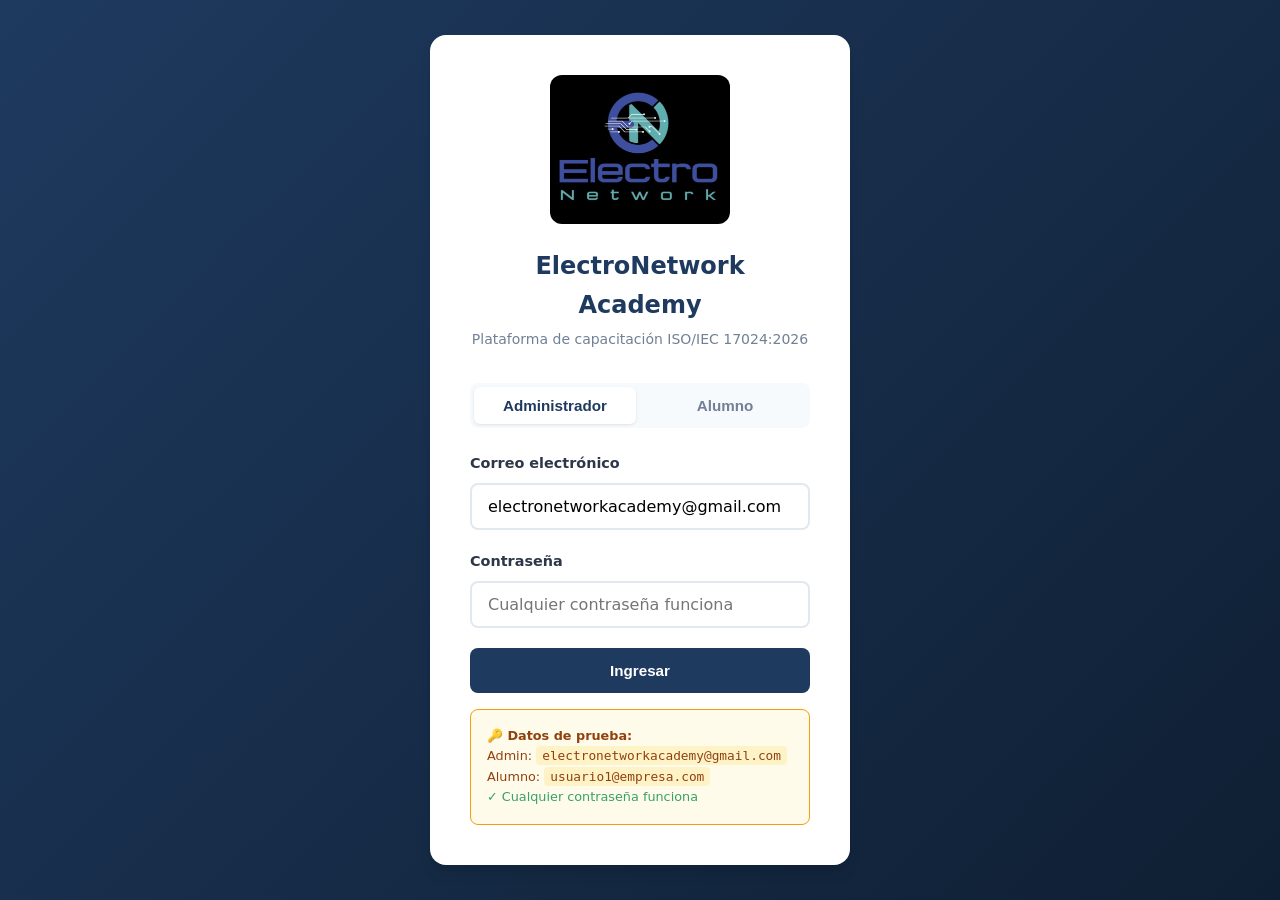
<file: modulo-02.html>
<!DOCTYPE html>
<html lang="es">
<head>
  <meta charset="UTF-8">
  <meta name="viewport" content="width=device-width, initial-scale=1.0">
  <title>Módulo 2: Imparcialidad - ElectroNetwork Academy</title>
  <link rel="stylesheet" href="css/estilos.css">
</head>
<body>
  <header class="header">
    <div class="header-brand">
      <img src="assets/logo.jpg" alt="ENA" class="logo-img">
      <span>ElectroNetwork Academy</span>
    </div>
    <nav class="header-nav">
      <a href="curso.html">← Campus</a>
      <button onclick="logout()">Cerrar Sesión</button>
    </nav>
  </header>

  <div class="timer" id="timer">⏱️ 00:00</div>

  <div class="container" style="max-width: 800px;">
    <div class="card" id="introSection">
      <div class="card-header">
        <div class="card-title">⚖️ Módulo 2: Imparcialidad</div>
        <span class="badge badge-info">Duración: ~16 min</span>
      </div>
      <p style="margin-bottom: 1rem;">Este módulo aborda los requisitos de imparcialidad, gestión de conflictos de interés y la separación entre actividades de certificación y otras actividades como capacitación o consultoría.</p>
      <div style="background: #edf2f7; padding: 1rem; border-radius: 8px; margin-bottom: 1.5rem;">
        <strong style="color: var(--primary);">Objetivos de aprendizaje:</strong>
        <ul style="margin-top: 0.5rem; padding-left: 1.5rem;">
          <li>Comprender los principios de imparcialidad en la certificación de personas (Cláusula 4.3)</li>
          <li>Identificar y gestionar conflictos de interés (Anexo A.2)</li>
          <li>Definir las actividades que deben mantenerse separadas de la certificación</li>
          <li>Entender la importancia de la percepción pública de imparcialidad</li>
        </ul>
      </div>
      <button class="btn btn-primary" onclick="startModule()">Comenzar Módulo</button>
    </div>

    <div id="microcasesSection" class="hidden">
      <div class="microcase-container" id="mc1">
        <div style="display: flex; justify-content: space-between; align-items: center; margin-bottom: 1rem;">
          <span class="badge badge-primary">Microcaso 1 de 4</span>
          <span style="font-size: 0.8rem; color: var(--text-light);">Cláusula 4.3 - Principios de imparcialidad</span>
        </div>
        <div class="microcase-scenario">
          <strong>🎯 Escenario:</strong>
          El organismo certificador "CertiPro" tiene un contrato de consultoría con una empresa para implementar un sistema de gestión de calidad. Esa misma empresa solicita la certificación de sus empleados como auditores internos ISO 9001. El director de "CertiPro" considera que no hay problema porque son "áreas diferentes" de la empresa.
        </div>
        <p style="margin-bottom: 1rem; font-weight: 600;">¿Qué establece la norma sobre esta situación?</p>
        <div class="microcase-options">
          <button class="microcase-option" onclick="handleAnswer(1, 'A', false)">A) Es válido siempre que el consultor y el evaluador sean personas diferentes.</button>
          <button class="microcase-option" onclick="handleAnswer(1, 'B', true)">B) El organismo de certificación no debe ofrecer consultoría a clientes a los que certifica, pues esto constituye un conflicto de interés inaceptable.</button>
          <button class="microcase-option" onclick="handleAnswer(1, 'C', false)">C) Es aceptable si la consultoría se factura por una subsidiaria legalmente separada.</button>
          <button class="microcase-option" onclick="handleAnswer(1, 'D', false)">D) Solo es problema si el cliente lo denuncia ante el organismo de acreditación.</button>
        </div>
        <div class="microcase-feedback" id="feedback1">
          <div id="feedbackText1"></div>
          <div class="microcase-reference">📖 Referencia: ISO/IEC 17024:2026, Cláusula 4.3 - "El organismo de certificación debe ser imparcial en todas sus actividades. No debe ofrecer ni comercializar servicios de consultoría que puedan comprometer la confidencialidad, objetividad o imparcialidad de sus decisiones de certificación."</div>
        </div>
        <button class="btn btn-primary hidden" id="next1" onclick="showMicrocase(2)">Siguiente Microcaso →</button>
      </div>

      <div class="microcase-container hidden" id="mc2">
        <div style="display: flex; justify-content: space-between; align-items: center; margin-bottom: 1rem;">
          <span class="badge badge-primary">Microcaso 2 de 4</span>
          <span style="font-size: 0.8rem; color: var(--text-light);">Anexo A.2 - Identificación de riesgos de imparcialidad</span>
        </div>
        <div class="microcase-scenario">
          <strong>🎯 Escenario:</strong>
          Un evaluador de "CertiPro" descubre que su hermano es uno de los candidatos a certificar en el próximo período de evaluación. El evaluador no lo había notado antes porque los candidatos se inscriben en línea y él no revisa la lista hasta el día del examen.
        </div>
        <p style="margin-bottom: 1rem; font-weight: 600;">¿Qué debe hacer el organismo según la norma?</p>
        <div class="microcase-options">
          <button class="microcase-option" onclick="handleAnswer(2, 'A', false)">A) El evaluador puede continuar si promete ser objetivo y no favorecer a su hermano.</button>
          <button class="microcase-option" onclick="handleAnswer(2, 'B', true)">B) El organismo debe tener procedimientos para identificar riesgos de imparcialidad antes de asignar evaluadores, y debe reasignar al evaluador en este caso.</button>
          <button class="microcase-option" onclick="handleAnswer(2, 'C', false)">C) Es suficiente con que el evaluador firme una declaración de imparcialidad el día del examen.</button>
          <button class="microcase-option" onclick="handleAnswer(2, 'D', false)">D) El candidato debe ser descalificado automáticamente por el parentesco.</button>
        </div>
        <div class="microcase-feedback" id="feedback2">
          <div id="feedbackText2"></div>
          <div class="microcase-reference">📖 Referencia: ISO/IEC 17024:2026, Anexo A.2 - "El organismo debe identificar, analizar, documentar y eliminar o minimizar los riesgos para la imparcialidad derivados de sus actividades, incluyendo relaciones personales entre evaluadores y candidatos."</div>
        </div>
        <button class="btn btn-primary hidden" id="next2" onclick="showMicrocase(3)">Siguiente Microcaso →</button>
      </div>

      <div class="microcase-container hidden" id="mc3">
        <div style="display: flex; justify-content: space-between; align-items: center; margin-bottom: 1rem;">
          <span class="badge badge-primary">Microcaso 3 de 4</span>
          <span style="font-size: 0.8rem; color: var(--text-light);">Cláusula 4.3 - Percepción pública</span>
        </div>
        <div class="microcase-scenario">
          <strong>🎯 Escenario:</strong>
          Un organismo de certificación publicita en redes sociales: "¡Certifícate con nosotros! 95% de nuestros candidatos aprueban a la primera. Ofrecemos preparación gratuita con nuestros expertos evaluadores." Esta publicidad genera muchas inscripciones, pero también recibe críticas de otros organismos del sector.
        </div>
        <p style="margin-bottom: 1rem; font-weight: 600;">¿Cuál es el problema con esta publicidad según la norma?</p>
        <div class="microcase-options">
          <button class="microcase-option" onclick="handleAnswer(3, 'A', false)">A) No hay problema; es una estrategia de marketing legítima y los números son reales.</button>
          <button class="microcase-option" onclick="handleAnswer(3, 'B', false)">B) El problema es solo que no deben mencionar el porcentaje de aprobación, ya que eso presiona a los candidatos.</button>
          <button class="microcase-option" onclick="handleAnswer(3, 'C', true)">C) Ofrecer preparación gratuita con los evaluadores compromete la imparcialidad y la percepción pública de objetividad. Además, el alto porcentaje de aprobación puede indicar falta de rigor en la evaluación.</button>
          <button class="microcase-option" onclick="handleAnswer(3, 'D', false)">D) El problema es que la publicidad debe ser aprobada por el organismo de acreditación antes de publicarse.</button>
        </div>
        <div class="microcase-feedback" id="feedback3">
          <div id="feedbackText3"></div>
          <div class="microcase-reference">📖 Referencia: ISO/IEC 17024:2026, Cláusula 4.3 - "El organismo debe asegurar que sus actividades no se vean comprometidas por otras actividades, relaciones o presiones. La imparcialidad incluye tanto la objetividad real como la percepción de objetividad."</div>
        </div>
        <button class="btn btn-primary hidden" id="next3" onclick="showMicrocase(4)">Siguiente Microcaso →</button>
      </div>

      <div class="microcase-container hidden" id="mc4">
        <div style="display: flex; justify-content: space-between; align-items: center; margin-bottom: 1rem;">
          <span class="badge badge-primary">Microcaso 4 de 4</span>
          <span style="font-size: 0.8rem; color: var(--text-light);">Cláusula 4.3 - Estructura de gobierno</span>
        </div>
        <div class="microcase-scenario">
          <strong>🎯 Escenario:</strong>
          El organismo "CertiPro" es propiedad de un holding empresarial que también posee una universidad, una empresa de consultoría y un laboratorio de ensayos. El holding quiere que "CertiPro" comparta oficinas, personal administrativo y sistema de facturación con las otras empresas del grupo para reducir costos.
        </div>
        <p style="margin-bottom: 1rem; font-weight: 600;">¿Qué debe considerar "CertiPro" según la norma?</p>
        <div class="microcase-options">
          <button class="microcase-option" onclick="handleAnswer(4, 'A', false)">A) Puede compartir recursos siempre que las actividades de certificación tengan prioridad en la agenda de los evaluadores.</button>
          <button class="microcase-option" onclick="handleAnswer(4, 'B', false)">B) Es aceptable compartir recursos administrativos porque no afectan las decisiones técnicas de certificación.</button>
          <button class="microcase-option" onclick="handleAnswer(4, 'C', true)">C) Debe evaluar si la estructura de propiedad y la compartición de recursos crean riesgos de imparcialidad. Si los riesgos no pueden ser mitigados adecuadamente, debe mantenerse como entidad separada con gobierno propio.</button>
          <button class="microcase-option" onclick="handleAnswer(4, 'D', false)">D) No hay restricciones sobre la estructura de propiedad siempre que el organismo certificador esté legalmente constituido.</button>
        </div>
        <div class="microcase-feedback" id="feedback4">
          <div id="feedbackText4"></div>
          <div class="microcase-reference">📖 Referencia: ISO/IEC 17024:2026, Cláusula 4.3 - "El organismo debe ser una entidad legal identificable. Su estructura de gobierno debe proporcionar confianza en su imparcialidad, incluyendo la independencia de las decisiones de certificación respecto a intereses comerciales."</div>
        </div>
        <button class="btn btn-primary hidden" id="next4" onclick="showQuiz()">Ir a Evaluación →</button>
      </div>
    </div>

    <div id="quizSection" class="hidden">
      <div class="card">
        <div class="card-header">
          <div class="card-title">📝 Evaluación del Módulo 2</div>
          <span class="badge badge-warning">4 preguntas - Mínimo 75% para aprobar</span>
        </div>

        <div class="quiz-question" id="q1">
          <span class="quiz-question-number">1</span>
          <span class="quiz-question-text">Según la Cláusula 4.3, la imparcialidad del organismo de certificación incluye:</span>
          <div class="quiz-options">
            <div class="quiz-option" onclick="selectQuizOption(1, 'A')">A) Solo la objetividad real en las decisiones técnicas</div>
            <div class="quiz-option" onclick="selectQuizOption(1, 'B')">B) Tanto la objetividad real como la percepción pública de objetividad</div>
            <div class="quiz-option" onclick="selectQuizOption(1, 'C')">C) Únicamente la ausencia de sobornos o pagos directos</div>
            <div class="quiz-option" onclick="selectQuizOption(1, 'D')">D) Solo la independencia financiera del organismo</div>
          </div>
        </div>

        <div class="quiz-question" id="q2">
          <span class="quiz-question-number">2</span>
          <span class="quiz-question-text">El Anexo A.2 exige que el organismo identifique riesgos de imparcialidad derivados de:</span>
          <div class="quiz-options">
            <div class="quiz-option" onclick="selectQuizOption(2, 'A')">A) Únicamente relaciones financieras con candidatos</div>
            <div class="quiz-option" onclick="selectQuizOption(2, 'B')">B) Relaciones personales, financieras, comerciales y cualquier otra que pueda comprometer la objetividad</div>
            <div class="quiz-option" onclick="selectQuizOption(2, 'C')">C) Solo conflictos entre evaluadores de diferentes esquemas</div>
            <div class="quiz-option" onclick="selectQuizOption(2, 'D')">D) Únicamente la presión de competidores del organismo</div>
          </div>
        </div>

        <div class="quiz-question" id="q3">
          <span class="quiz-question-number">3</span>
          <span class="quiz-question-text">Un organismo de certificación puede ofrecer servicios de:</span>
          <div class="quiz-options">
            <div class="quiz-option" onclick="selectQuizOption(3, 'A')">A) Capacitación para el mismo esquema que certifica, siempre que sea gratuito</div>
            <div class="quiz-option" onclick="selectQuizOption(3, 'B')">B) Consultoría a sus clientes certificados, siempre que use personal diferente</div>
            <div class="quiz-option" onclick="selectQuizOption(3, 'C')">C) Ninguna de las actividades anteriores, ya que ambas comprometen la imparcialidad</div>
            <div class="quiz-option" onclick="selectQuizOption(3, 'D')">D) Capacitación en esquemas diferentes a los que certifica</div>
          </div>
        </div>

        <div class="quiz-question" id="q4">
          <span class="quiz-question-number">4</span>
          <span class="quiz-question-text">La estructura de gobierno del organismo debe garantizar:</span>
          <div class="quiz-options">
            <div class="quiz-option" onclick="selectQuizOption(4, 'A')">A) La máxima rentabilidad para los accionistas</div>
            <div class="quiz-option" onclick="selectQuizOption(4, 'B')">B) La confianza en la imparcialidad de las decisiones de certificación, independientemente de intereses comerciales</div>
            <div class="quiz-option" onclick="selectQuizOption(4, 'C')">C) La representación de todos los sectores industriales en su directorio</div>
            <div class="quiz-option" onclick="selectQuizOption(4, 'D')">D) La participación de candidatos certificados en las decisiones estratégicas</div>
          </div>
        </div>

        <button class="btn btn-primary w-full mt-2" id="submitQuiz" onclick="submitQuiz()">Enviar Evaluación</button>
        <div id="quizResult" class="mt-2"></div>
      </div>
    </div>

    <div id="resultsSection" class="hidden">
      <div class="card" style="text-align: center;">
        <div style="font-size: 4rem; margin-bottom: 1rem;">🎉</div>
        <h2 style="color: var(--primary); margin-bottom: 1rem;">¡Módulo 2 Completado!</h2>
        <div style="font-size: 3rem; font-weight: 800; color: var(--primary); margin: 1rem 0;" id="finalScore">0%</div>
        <p id="finalMessage"></p>
        <div class="mt-3 flex gap-2" style="justify-content: center;">
          <button class="btn btn-primary" onclick="window.location.href='curso.html'">Volver al Campus</button>
          <button class="btn btn-accent hidden" id="btnCertificate" onclick="window.location.href='certificado.html'">Ver Certificado</button>
        </div>
      </div>
    </div>
  </div>

  <script src="js/app.js"></script>
  <script>
    const user = checkAuth();
    if (!user) { window.location.href = 'index.html'; }

    let seconds = 0;
    let timerInterval;
    function startTimer() {
      timerInterval = setInterval(() => {
        seconds++;
        document.getElementById('timer').textContent = '⏱️ ' + formatTime(seconds);
      }, 1000);
    }

    const quizAnswers = { 1: 'B', 2: 'B', 3: 'C', 4: 'B' };
    let userAnswers = {};
    let currentMicrocase = 0;

    function startModule() {
      document.getElementById('introSection').classList.add('hidden');
      document.getElementById('microcasesSection').classList.remove('hidden');
      showMicrocase(1);
      startTimer();
    }

    function showMicrocase(n) {
      currentMicrocase = n;
      for (let i = 1; i <= 4; i++) {
        document.getElementById('mc' + i).classList.add('hidden');
      }
      document.getElementById('mc' + n).classList.remove('hidden');
    }

    function handleAnswer(mc, option, isCorrect) {
      const container = document.getElementById('mc' + mc);
      const options = container.querySelectorAll('.microcase-option');
      options.forEach(opt => { opt.classList.add('disabled'); opt.disabled = true; });

      const feedback = document.getElementById('feedback' + mc);
      const feedbackText = document.getElementById('feedbackText' + mc);

      if (isCorrect) {
        feedback.classList.add('correct', 'show');
        feedbackText.innerHTML = '<strong>✓ Correcto</strong><br>' + getCorrectExplanation(mc);
        event.target.classList.add('selected-correct');
      } else {
        feedback.classList.add('wrong', 'show');
        feedbackText.innerHTML = '<strong>✗ Incorrecto</strong><br>' + getWrongExplanation(mc);
        event.target.classList.add('selected-wrong');
        options.forEach(opt => { if (opt.getAttribute('onclick').includes('true')) opt.classList.add('selected-correct'); });
      }
      document.getElementById('next' + mc).classList.remove('hidden');
    }

    function getCorrectExplanation(n) {
      const ex = {
        1: 'La norma prohíbe explícitamente la combinación de consultoría y certificación para el mismo cliente, ya que el organismo no puede ser juez y parte.',
        2: 'Los procedimientos deben identificar riesgos antes de asignar evaluadores, no después. La reasignación es la acción correcta.',
        3: 'La preparación con evaluadores compromete la imparcialidad percibida. Además, un 95% de aprobación puede indicar falta de rigor en los criterios de evaluación.',
        4: 'La estructura de propiedad y gobierno debe garantizar que las decisiones de certificación sean independientes de presiones comerciales.'
      };
      return ex[n];
    }

    function getWrongExplanation(n) {
      const ex = {
        1: 'La separación de personas no elimina el conflicto de interés institucional. El organismo no debe ofrecer ambos servicios al mismo cliente.',
        2: 'Las declaraciones firmadas no sustituyen la identificación proactiva de riesgos. La norma exige procedimientos preventivos.',
        3: 'El problema no es solo el porcentaje, sino la oferta de preparación con evaluadores, que compromete la imparcialidad percibida.',
        4: 'La constitución legal no garantiza imparcialidad. La norma exige que la estructura de gobierno proteja específicamente la independencia de decisiones.'
      };
      return ex[n];
    }

    function showQuiz() {
      document.getElementById('microcasesSection').classList.add('hidden');
      document.getElementById('quizSection').classList.remove('hidden');
    }

    function selectQuizOption(q, option) {
      userAnswers[q] = option;
      document.getElementById('q' + q).querySelectorAll('.quiz-option').forEach(opt => opt.classList.remove('selected'));
      event.target.classList.add('selected');
    }

    function submitQuiz() {
      if (Object.keys(userAnswers).length < 4) { alert('Por favor responde todas las preguntas'); return; }
      let correct = 0;
      for (let i = 1; i <= 4; i++) { if (userAnswers[i] === quizAnswers[i]) correct++; }
      const score = Math.round((correct / 4) * 100);
      clearInterval(timerInterval);

      document.getElementById('quizSection').classList.add('hidden');
      document.getElementById('resultsSection').classList.remove('hidden');
      document.getElementById('finalScore').textContent = score + '%';

      const passed = score >= 75;
      if (passed) {
        document.getElementById('finalMessage').innerHTML = '<span style="color: var(--success); font-weight: 600;">✓ ¡Aprobado! Has completado el Módulo 2.</span>';
        saveModuleProgress(1, score, true);
        const data = getData();
        const completed = data.moduleProgress.filter(mp => mp.userId === user.id && mp.completed).length;
        if (completed >= 8) document.getElementById('btnCertificate').classList.remove('hidden');
      } else {
        document.getElementById('finalMessage').innerHTML = '<span style="color: var(--danger); font-weight: 600;">✗ No alcanzaste el 75% mínimo. Repasa el contenido e intenta de nuevo.</span><br><button class="btn btn-outline mt-2" onclick="location.reload()">Reintentar</button>';
        saveModuleProgress(1, score, false);
      }
    }
  </script>
</body>
</html>
</file>
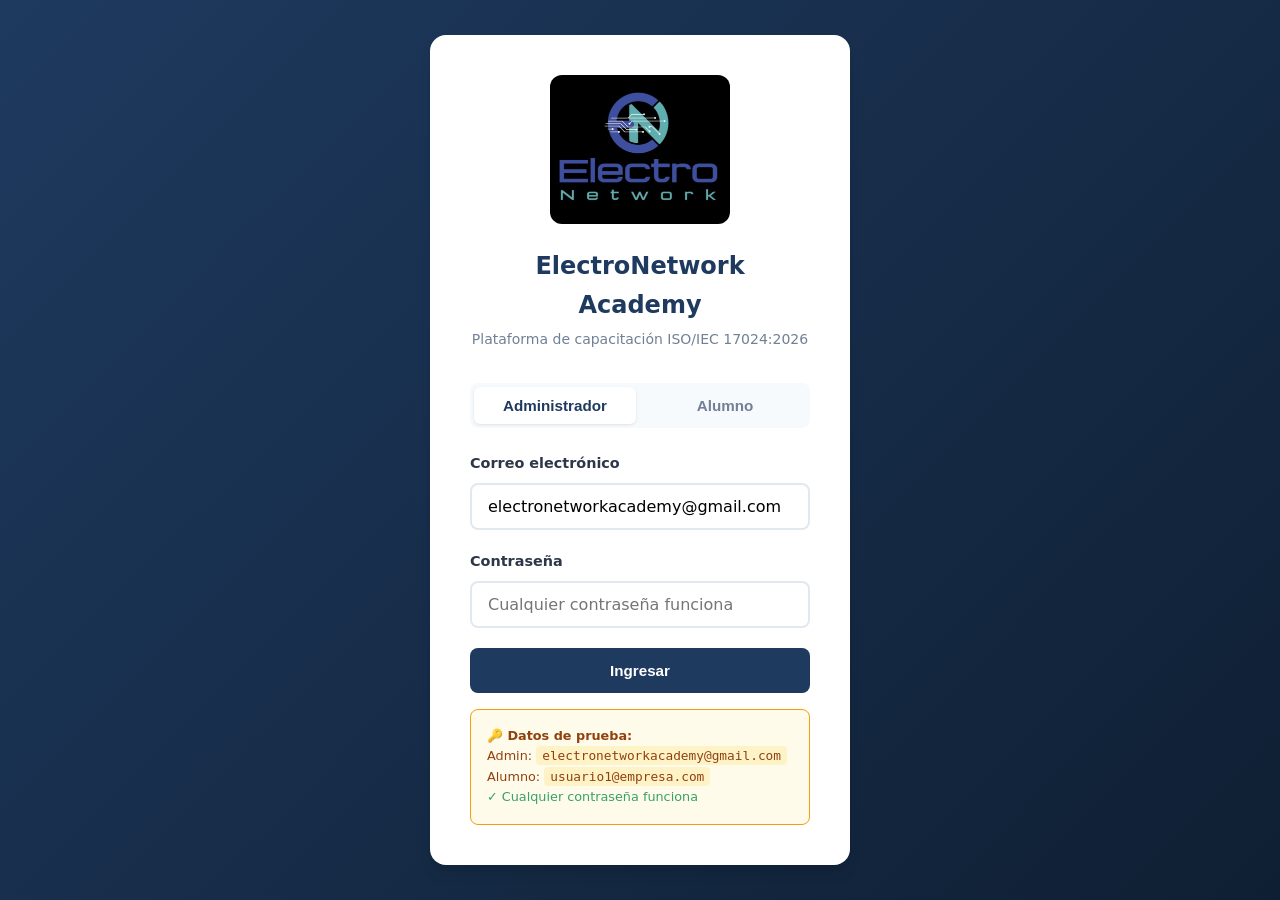
<file: modulo-03.html>
<!DOCTYPE html>
<html lang="es">
<head>
  <meta charset="UTF-8">
  <meta name="viewport" content="width=device-width, initial-scale=1.0">
  <title>Módulo 3: Esquemas de Certificación - ElectroNetwork Academy</title>
  <link rel="stylesheet" href="css/estilos.css">
</head>
<body>
  <header class="header">
    <div class="header-brand">
      <img src="assets/logo.jpg" alt="ENA" class="logo-img">
      <span>ElectroNetwork Academy</span>
    </div>
    <nav class="header-nav">
      <a href="curso.html">← Campus</a>
      <button onclick="logout()">Cerrar Sesión</button>
    </nav>
  </header>

  <div class="timer" id="timer">⏱️ 00:00</div>

  <div class="container" style="max-width: 800px;">
    <div class="card" id="introSection">
      <div class="card-header">
        <div class="card-title">📐 Módulo 3: Esquemas de Certificación</div>
        <span class="badge badge-info">Duración: ~20 min</span>
      </div>
      <p style="margin-bottom: 1rem;">Este módulo profundiza en el diseño, estructura y gestión de los esquemas de certificación de personas, incluyendo el análisis de trabajo, los requisitos de entrada y el mantenimiento de la certificación.</p>
      <div style="background: #edf2f7; padding: 1rem; border-radius: 8px; margin-bottom: 1.5rem;">
        <strong style="color: var(--primary);">Objetivos de aprendizaje:</strong>
        <ul style="margin-top: 0.5rem; padding-left: 1.5rem;">
          <li>Diseñar esquemas de certificación con participación de partes interesadas (Cláusula 8.1)</li>
          <li>Realizar análisis de trabajo apropiados (Cláusula 8.2)</li>
          <li>Definir requisitos de entrada y criterios de evaluación (Cláusula 8.3, 8.4)</li>
          <li>Establecer requisitos de mantenimiento y recertificación (Cláusula 8.5, 8.6)</li>
        </ul>
      </div>
      <button class="btn btn-primary" onclick="startModule()">Comenzar Módulo</button>
    </div>

    <div id="microcasesSection" class="hidden">
      <div class="microcase-container" id="mc1">
        <div style="display: flex; justify-content: space-between; align-items: center; margin-bottom: 1rem;">
          <span class="badge badge-primary">Microcaso 1 de 4</span>
          <span style="font-size: 0.8rem; color: var(--text-light);">Cláusula 8.3 - Requisitos de entrada</span>
        </div>
        <div class="microcase-scenario">
          <strong>🎯 Escenario:</strong>
          Un esquema de certificación para "Gerente de Proyectos Ágil" establece como requisito de entrada tener 3 años de experiencia en gestión de proyectos. Sin embargo, no especifica qué constituye "experiencia", no define cómo se verifica, ni establece si la experiencia debe ser demostrable documentalmente.
        </div>
        <p style="margin-bottom: 1rem; font-weight: 600;">¿Qué falta en este esquema según la norma?</p>
        <div class="microcase-options">
          <button class="microcase-option" onclick="handleAnswer(1, 'A', false)">A) No falta nada; los requisitos de entrada son discrecionales del organismo.</button>
          <button class="microcase-option" onclick="handleAnswer(1, 'B', true)">B) Los requisitos de entrada deben ser definidos de manera objetiva, verificable y documentada, incluyendo criterios claros de aceptación.</button>
          <button class="microcase-option" onclick="handleAnswer(1, 'C', false)">C) Solo falta que el requisito sea aprobado por un comité externo de expertos.</button>
          <button class="microcase-option" onclick="handleAnswer(1, 'D', false)">D) El problema es que 3 años es muy poco; deberían ser al menos 5 años.</button>
        </div>
        <div class="microcase-feedback" id="feedback1">
          <div id="feedbackText1"></div>
          <div class="microcase-reference">📖 Referencia: ISO/IEC 17024:2026, Cláusula 8.3 - "Los requisitos de entrada deben ser objetivos, verificables, documentados y no discriminatorios. Deben incluir criterios claros para su evaluación y aceptación."</div>
        </div>
        <button class="btn btn-primary hidden" id="next1" onclick="showMicrocase(2)">Siguiente Microcaso →</button>
      </div>

      <div class="microcase-container hidden" id="mc2">
        <div style="display: flex; justify-content: space-between; align-items: center; margin-bottom: 1rem;">
          <span class="badge badge-primary">Microcaso 2 de 4</span>
          <span style="font-size: 0.8rem; color: var(--text-light);">Cláusula 8.4 - Criterios de evaluación</span>
        </div>
        <div class="microcase-scenario">
          <strong>🎯 Escenario:</strong>
          Un esquema de certificación para "Auditor Energético" evalúa a los candidatos mediante un examen escrito de 100 preguntas de opción múltiple. No incluye evaluación práctica, simulaciones ni demostración de habilidades. Los auditores certificados nunca han realizado una auditoría real en campo.
        </div>
        <p style="margin-bottom: 1rem; font-weight: 600;">¿Qué incumple este esquema según la norma?</p>
        <div class="microcase-options">
          <button class="microcase-option" onclick="handleAnswer(2, 'A', false)">A) No incumple nada; los exámenes escritos son el método más objetivo de evaluación.</button>
          <button class="microcase-option" onclick="handleAnswer(2, 'B', false)">B) El problema es que 100 preguntas son demasiadas; deberían ser máximo 50.</button>
          <button class="microcase-option" onclick="handleAnswer(2, 'C', true)">C) Los criterios de evaluación deben reflejar las competencias requeridas según el análisis de trabajo, incluyendo demostración práctica de habilidades cuando sea pertinente.</button>
          <button class="microcase-option" onclick="handleAnswer(2, 'D', false)">D) El problema es que no usan evaluación por pares (peer assessment).</button>
        </div>
        <div class="microcase-feedback" id="feedback2">
          <div id="feedbackText2"></div>
          <div class="microcase-reference">📖 Referencia: ISO/IEC 17024:2026, Cláusula 8.4 - "Los métodos de evaluación deben ser apropiados para las competencias que se certifican y deben incluir, cuando sea pertinente, la demostración de habilidades prácticas."</div>
        </div>
        <button class="btn btn-primary hidden" id="next2" onclick="showMicrocase(3)">Siguiente Microcaso →</button>
      </div>

      <div class="microcase-container hidden" id="mc3">
        <div style="display: flex; justify-content: space-between; align-items: center; margin-bottom: 1rem;">
          <span class="badge badge-primary">Microcaso 3 de 4</span>
          <span style="font-size: 0.8rem; color: var(--text-light);">Cláusula 8.5 - Mantenimiento de la certificación</span>
        </div>
        <div class="microcase-scenario">
          <strong>🎯 Escenario:</strong>
          Un esquema de certificación para "Ingeniero de Seguridad Industrial" otorga certificados de por vida sin requisitos de mantenimiento. Los certificados emitidos en 2010 siguen siendo válidos en 2026, aunque las regulaciones de seguridad han cambiado significativamente.
        </div>
        <p style="margin-bottom: 1rem; font-weight: 600;">¿Qué establece la norma sobre el mantenimiento de la certificación?</p>
        <div class="microcase-options">
          <button class="microcase-option" onclick="handleAnswer(3, 'A', false)">A) Es válido si el esquema fue diseñado originalmente con certificación de por vida.</button>
          <button class="microcase-option" onclick="handleAnswer(3, 'B', true)">B) El esquema debe definir requisitos de mantenimiento de la certificación que aseguren que el certificado sigue siendo válido y que el titular mantiene la competencia a lo largo del tiempo.</button>
          <button class="microcase-option" onclick="handleAnswer(3, 'C', false)">C) Solo es necesario mantenimiento si el organismo de acreditación lo exige específicamente.</button>
          <button class="microcase-option" onclick="handleAnswer(3, 'D', false)">D) El mantenimiento es opcional y depende de la voluntad del titular del certificado.</button>
        </div>
        <div class="microcase-feedback" id="feedback3">
          <div id="feedbackText3"></div>
          <div class="microcase-reference">📖 Referencia: ISO/IEC 17024:2026, Cláusula 8.5 - "El esquema debe especificar los requisitos para el mantenimiento de la certificación, incluyendo actividades de desarrollo profesional continuo, reevaluación periódica o combinaciones de ambas."</div>
        </div>
        <button class="btn btn-primary hidden" id="next3" onclick="showMicrocase(4)">Siguiente Microcaso →</button>
      </div>

      <div class="microcase-container hidden" id="mc4">
        <div style="display: flex; justify-content: space-between; align-items: center; margin-bottom: 1rem;">
          <span class="badge badge-primary">Microcaso 4 de 4</span>
          <span style="font-size: 0.8rem; color: var(--text-light);">Cláusula 8.6 - Recertificación</span>
        </div>
        <div class="microcase-scenario">
          <strong>🎯 Escenario:</strong>
          Un esquema de certificación requiere recertificación cada 3 años mediante un examen escrito idéntico al del proceso inicial. No se considera la experiencia profesional del candidato durante esos 3 años, ni se evalúa si ha mantenido su competencia en el campo.
        </div>
        <p style="margin-bottom: 1rem; font-weight: 600;">¿Qué debe mejorar este esquema según la norma?</p>
        <div class="microcase-options">
          <button class="microcase-option" onclick="handleAnswer(4, 'A', false)">A) No necesita mejorar; un examen idéntico garantiza consistencia en el tiempo.</button>
          <button class="microcase-option" onclick="handleAnswer(4, 'B', false)">B) Solo necesita cambiar las preguntas del examen cada 3 años para evitar que se memoricen.</button>
          <button class="microcase-option" onclick="handleAnswer(4, 'C', true)">C) La recertificación debe considerar la experiencia profesional, el desarrollo continuo y verificar que el titular ha mantenido la competencia, no solo repetir el examen inicial.</button>
          <button class="microcase-option" onclick="handleAnswer(4, 'D', false)">D) Debe exigir un número mínimo de horas de capacitación durante los 3 años, independientemente de la calidad de esa capacitación.</button>
        </div>
        <div class="microcase-feedback" id="feedback4">
          <div id="feedbackText4"></div>
          <div class="microcase-reference">📖 Referencia: ISO/IEC 17024:2026, Cláusula 8.6 - "La recertificación debe verificar que el titular ha mantenido la competencia. Puede incluir combinación de experiencia documentada, desarrollo profesional continuo y reevaluación."</div>
        </div>
        <button class="btn btn-primary hidden" id="next4" onclick="showQuiz()">Ir a Evaluación →</button>
      </div>
    </div>

    <div id="quizSection" class="hidden">
      <div class="card">
        <div class="card-header">
          <div class="card-title">📝 Evaluación del Módulo 3</div>
          <span class="badge badge-warning">4 preguntas - Mínimo 75% para aprobar</span>
        </div>

        <div class="quiz-question" id="q1">
          <span class="quiz-question-number">1</span>
          <span class="quiz-question-text">Según la Cláusula 8.3, los requisitos de entrada a un esquema de certificación deben ser:</span>
          <div class="quiz-options">
            <div class="quiz-option" onclick="selectQuizOption(1, 'A')">A) Flexibles, para no excluir candidatos potenciales</div>
            <div class="quiz-option" onclick="selectQuizOption(1, 'B')">B) Objetivos, verificables, documentados y no discriminatorios</div>
            <div class="quiz-option" onclick="selectQuizOption(1, 'C')">C) Definidos por el comité técnico del organismo certificador</div>
            <div class="quiz-option" onclick="selectQuizOption(1, 'D')">D) Los mismos para todos los esquemas del organismo</div>
          </div>
        </div>

        <div class="quiz-question" id="q2">
          <span class="quiz-question-number">2</span>
          <span class="quiz-question-text">La Cláusula 8.4 establece que los métodos de evaluación deben:</span>
          <div class="quiz-options">
            <div class="quiz-option" onclick="selectQuizOption(2, 'A')">A) Ser siempre exámenes escritos para garantizar objetividad</div>
            <div class="quiz-option" onclick="selectQuizOption(2, 'B')">B) Ser apropiados para las competencias certificadas e incluir demostración práctica cuando sea pertinente</div>
            <div class="quiz-option" onclick="selectQuizOption(2, 'C')">C) Ser los mismos para todos los candidatos sin excepciones</div>
            <div class="quiz-option" onclick="selectQuizOption(2, 'D')">D) Ser definidos por los candidatos según su experiencia previa</div>
          </div>
        </div>

        <div class="quiz-question" id="q3">
          <span class="quiz-question-number">3</span>
          <span class="quiz-question-text">Según la Cláusula 8.5, el mantenimiento de la certificación debe incluir:</span>
          <div class="quiz-options">
            <div class="quiz-option" onclick="selectQuizOption(3, 'A')">A) Pago anual de una cuota de membresía</div>
            <div class="quiz-option" onclick="selectQuizOption(3, 'B')">B) Actividades de desarrollo profesional continuo o reevaluación periódica</div>
            <div class="quiz-option" onclick="selectQuizOption(3, 'C')">C) Firma de una declaración de buena conducta cada año</div>
            <div class="quiz-option" onclick="selectQuizOption(3, 'D')">D) No es obligatorio según la norma</div>
          </div>
        </div>

        <div class="quiz-question" id="q4">
          <span class="quiz-question-number">4</span>
          <span class="quiz-question-text">La recertificación según la Cláusula 8.6 debe verificar:</span>
          <div class="quiz-options">
            <div class="quiz-option" onclick="selectQuizOption(4, 'A')">A) Que el titular ha pagado todas las cuotas pendientes</div>
            <div class="quiz-option" onclick="selectQuizOption(4, 'B')">B) Que el titular ha mantenido la competencia a lo largo del tiempo</div>
            <div class="quiz-option" onclick="selectQuizOption(4, 'C')">C) Que el titular no ha recibido quejas de clientes</div>
            <div class="quiz-option" onclick="selectQuizOption(4, 'D')">D) Que el titular ha trabajado exclusivamente en el campo certificado</div>
          </div>
        </div>

        <button class="btn btn-primary w-full mt-2" id="submitQuiz" onclick="submitQuiz()">Enviar Evaluación</button>
        <div id="quizResult" class="mt-2"></div>
      </div>
    </div>

    <div id="resultsSection" class="hidden">
      <div class="card" style="text-align: center;">
        <div style="font-size: 4rem; margin-bottom: 1rem;">🎉</div>
        <h2 style="color: var(--primary); margin-bottom: 1rem;">¡Módulo 3 Completado!</h2>
        <div style="font-size: 3rem; font-weight: 800; color: var(--primary); margin: 1rem 0;" id="finalScore">0%</div>
        <p id="finalMessage"></p>
        <div class="mt-3 flex gap-2" style="justify-content: center;">
          <button class="btn btn-primary" onclick="window.location.href='curso.html'">Volver al Campus</button>
          <button class="btn btn-accent hidden" id="btnCertificate" onclick="window.location.href='certificado.html'">Ver Certificado</button>
        </div>
      </div>
    </div>
  </div>

  <script src="js/app.js"></script>
  <script>
    const user = checkAuth();
    if (!user) { window.location.href = 'index.html'; }

    let seconds = 0;
    let timerInterval;
    function startTimer() {
      timerInterval = setInterval(() => {
        seconds++;
        document.getElementById('timer').textContent = '⏱️ ' + formatTime(seconds);
      }, 1000);
    }

    const quizAnswers = { 1: 'B', 2: 'B', 3: 'B', 4: 'B' };
    let userAnswers = {};
    let currentMicrocase = 0;

    function startModule() {
      document.getElementById('introSection').classList.add('hidden');
      document.getElementById('microcasesSection').classList.remove('hidden');
      showMicrocase(1);
      startTimer();
    }

    function showMicrocase(n) {
      currentMicrocase = n;
      for (let i = 1; i <= 4; i++) {
        document.getElementById('mc' + i).classList.add('hidden');
      }
      document.getElementById('mc' + n).classList.remove('hidden');
    }

    function handleAnswer(mc, option, isCorrect) {
      const container = document.getElementById('mc' + mc);
      const options = container.querySelectorAll('.microcase-option');
      options.forEach(opt => { opt.classList.add('disabled'); opt.disabled = true; });

      const feedback = document.getElementById('feedback' + mc);
      const feedbackText = document.getElementById('feedbackText' + mc);

      if (isCorrect) {
        feedback.classList.add('correct', 'show');
        feedbackText.innerHTML = '<strong>✓ Correcto</strong><br>' + getCorrectExplanation(mc);
        event.target.classList.add('selected-correct');
      } else {
        feedback.classList.add('wrong', 'show');
        feedbackText.innerHTML = '<strong>✗ Incorrecto</strong><br>' + getWrongExplanation(mc);
        event.target.classList.add('selected-wrong');
        options.forEach(opt => { if (opt.getAttribute('onclick').includes('true')) opt.classList.add('selected-correct'); });
      }
      document.getElementById('next' + mc).classList.remove('hidden');
    }

    function getCorrectExplanation(n) {
      const ex = {
        1: 'Los requisitos de entrada deben ser claros, medibles y no dejar lugar a interpretaciones subjetivas. Esto garantiza equidad y transparencia.',
        2: 'El análisis de trabajo debe guiar los métodos de evaluación. Si la competencia requiere habilidades prácticas, el examen escrito solo es insuficiente.',
        3: 'La certificación no es estática. Las competencias evolucionan y el titular debe demostrar que se mantiene actualizado.',
        4: 'La recertificación debe ser más que repetir un examen. Debe verificar la competencia sostenida en el tiempo, considerando experiencia y desarrollo.'
      };
      return ex[n];
    }

    function getWrongExplanation(n) {
      const ex = {
        1: 'La norma exige requisitos objetivos y verificables. La discrecionalidad total generaría arbitrariedad.',
        2: 'La cantidad de preguntas no es el problema. El problema es que el método no refleja las competencias reales requeridas.',
        3: 'La certificación de por vida sin mantenimiento no garantiza competencia actual. La norma exige mecanismos de vigencia.',
        4: 'Cambiar preguntas no resuelve el problema fundamental: la recertificación debe verificar competencia sostenida, no solo repetir evaluación inicial.'
      };
      return ex[n];
    }

    function showQuiz() {
      document.getElementById('microcasesSection').classList.add('hidden');
      document.getElementById('quizSection').classList.remove('hidden');
    }

    function selectQuizOption(q, option) {
      userAnswers[q] = option;
      document.getElementById('q' + q).querySelectorAll('.quiz-option').forEach(opt => opt.classList.remove('selected'));
      event.target.classList.add('selected');
    }

    function submitQuiz() {
      if (Object.keys(userAnswers).length < 4) { alert('Por favor responde todas las preguntas'); return; }
      let correct = 0;
      for (let i = 1; i <= 4; i++) { if (userAnswers[i] === quizAnswers[i]) correct++; }
      const score = Math.round((correct / 4) * 100);
      clearInterval(timerInterval);

      document.getElementById('quizSection').classList.add('hidden');
      document.getElementById('resultsSection').classList.remove('hidden');
      document.getElementById('finalScore').textContent = score + '%';

      const passed = score >= 75;
      if (passed) {
        document.getElementById('finalMessage').innerHTML = '<span style="color: var(--success); font-weight: 600;">✓ ¡Aprobado! Has completado el Módulo 3.</span>';
        saveModuleProgress(2, score, true);
        const data = getData();
        const completed = data.moduleProgress.filter(mp => mp.userId === user.id && mp.completed).length;
        if (completed >= 8) document.getElementById('btnCertificate').classList.remove('hidden');
      } else {
        document.getElementById('finalMessage').innerHTML = '<span style="color: var(--danger); font-weight: 600;">✗ No alcanzaste el 75% mínimo. Repasa el contenido e intenta de nuevo.</span><br><button class="btn btn-outline mt-2" onclick="location.reload()">Reintentar</button>';
        saveModuleProgress(2, score, false);
      }
    }
  </script>
</body>
</html>
</file>
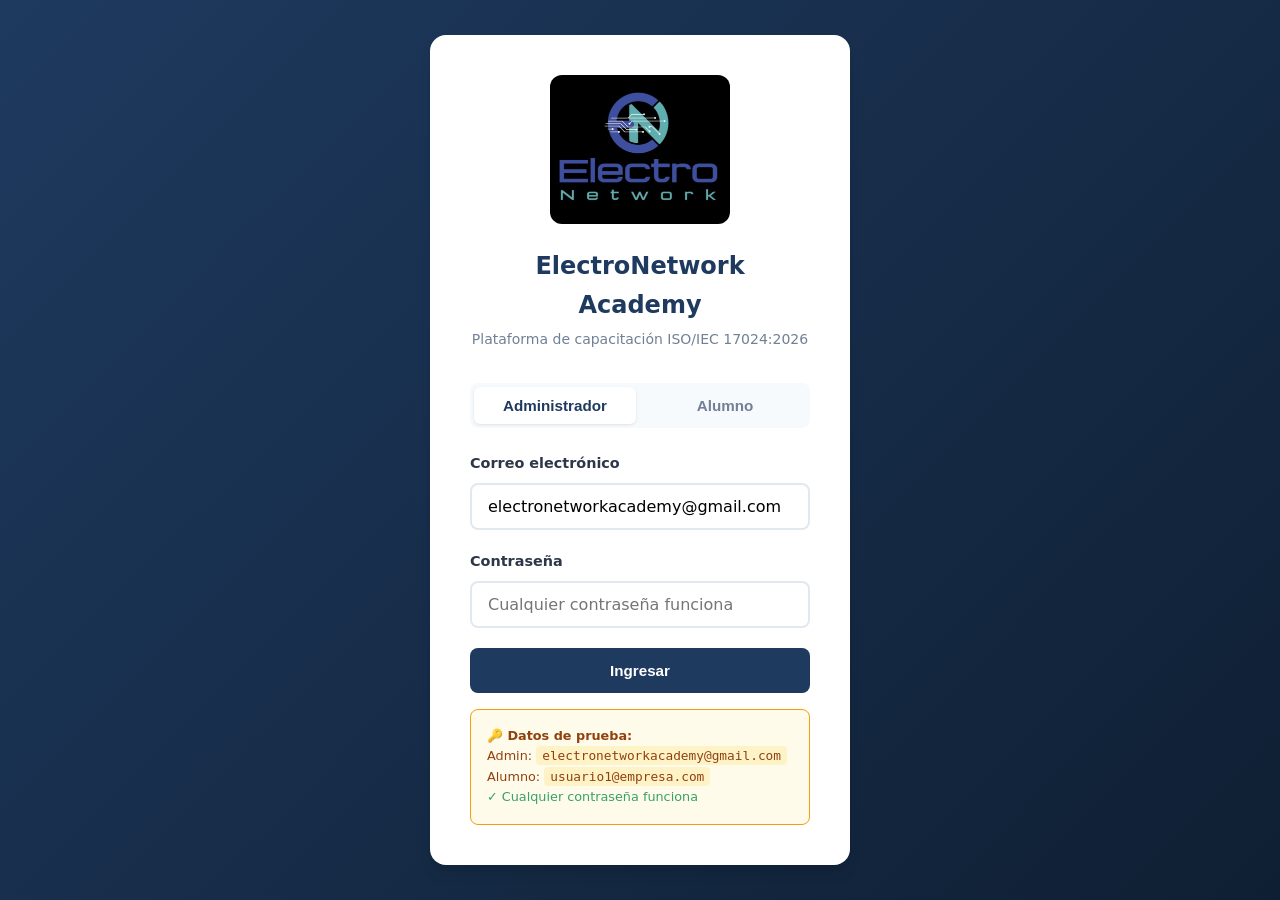
<file: modulo-04.html>
<!DOCTYPE html>
<html lang="es">
<head>
  <meta charset="UTF-8">
  <meta name="viewport" content="width=device-width, initial-scale=1.0">
  <title>Módulo 4: Evaluación y Exámenes - ElectroNetwork Academy</title>
  <link rel="stylesheet" href="css/estilos.css">
</head>
<body>
  <header class="header">
    <div class="header-brand">
      <img src="assets/logo.jpg" alt="ENA" class="logo-img">
      <span>ElectroNetwork Academy</span>
    </div>
    <nav class="header-nav">
      <a href="curso.html">← Campus</a>
      <button onclick="logout()">Cerrar Sesión</button>
    </nav>
  </header>

  <div class="timer" id="timer">⏱️ 00:00</div>

  <div class="container" style="max-width: 800px;">
    <div class="card" id="introSection">
      <div class="card-header">
        <div class="card-title">📝 Módulo 4: Evaluación y Exámenes</div>
        <span class="badge badge-info">Duración: ~18 min</span>
      </div>
      <p style="margin-bottom: 1rem;">Este módulo cubre los requisitos para el diseño, desarrollo, administración y seguridad de los exámenes de certificación, incluyendo validez, fiabilidad y supervisión.</p>
      <div style="background: #edf2f7; padding: 1rem; border-radius: 8px; margin-bottom: 1.5rem;">
        <strong style="color: var(--primary);">Objetivos de aprendizaje:</strong>
        <ul style="margin-top: 0.5rem; padding-left: 1.5rem;">
          <li>Diseñar exámenes válidos y fiables (Cláusula 9.1)</li>
          <li>Administrar exámenes con integridad y seguridad (Cláusula 9.3)</li>
          <li>Supervisar el proceso de evaluación (Cláusula 7.4.4)</li>
          <li>Comprender los criterios de aprobación y reaplicación</li>
        </ul>
      </div>
      <button class="btn btn-primary" onclick="startModule()">Comenzar Módulo</button>
    </div>

    <div id="microcasesSection" class="hidden">
      <div class="microcase-container" id="mc1">
        <div style="display: flex; justify-content: space-between; align-items: center; margin-bottom: 1rem;">
          <span class="badge badge-primary">Microcaso 1 de 4</span>
          <span style="font-size: 0.8rem; color: var(--text-light);">Cláusula 9.1 - Diseño de exámenes</span>
        </div>
        <div class="microcase-scenario">
          <strong>🎯 Escenario:</strong>
          Un organismo certificador diseña un examen para "Inspector de Instalaciones Eléctricas". El examen incluye 50 preguntas teóricas sobre normas eléctricas, pero ninguna pregunta sobre identificación de riesgos en campo, uso de equipos de medición ni toma de decisiones bajo presión. La validez del examen nunca ha sido verificada estadísticamente.
        </div>
        <p style="margin-bottom: 1rem; font-weight: 600;">¿Qué incumple este examen según la norma?</p>
        <div class="microcase-options">
          <button class="microcase-option" onclick="handleAnswer(1, 'A', false)">A) No incumple nada; las normas teóricas son la base de la competencia del inspector.</button>
          <button class="microcase-option" onclick="handleAnswer(1, 'B', true)">B) El examen debe medir lo que el análisis de trabajo identificó como competencias requeridas, y su validez debe ser verificada para asegurar que predice el desempeño profesional.</button>
          <button class="microcase-option" onclick="handleAnswer(1, 'C', false)">C) Solo incumple que no tiene suficientes preguntas; deberían ser al menos 100.</button>
          <button class="microcase-option" onclick="handleAnswer(1, 'D', false)">D) El problema es que no consultaron con ingenieros eléctricos para revisar el contenido.</button>
        </div>
        <div class="microcase-feedback" id="feedback1">
          <div id="feedbackText1"></div>
          <div class="microcase-reference">📖 Referencia: ISO/IEC 17024:2026, Cláusula 9.1 - "Los exámenes deben ser diseñados para medir las competencias identificadas en el análisis de trabajo. La validez del examen debe ser verificada para asegurar que mide lo que pretende medir."</div>
        </div>
        <button class="btn btn-primary hidden" id="next1" onclick="showMicrocase(2)">Siguiente Microcaso →</button>
      </div>

      <div class="microcase-container hidden" id="mc2">
        <div style="display: flex; justify-content: space-between; align-items: center; margin-bottom: 1rem;">
          <span class="badge badge-primary">Microcaso 2 de 4</span>
          <span style="font-size: 0.8rem; color: var(--text-light);">Cláusula 9.1 - Fiabilidad</span>
        </div>
        <div class="microcase-scenario">
          <strong>🎯 Escenario:</strong>
          Un candidato presenta el examen de certificación y obtiene 72%. La semana siguiente, presenta el mismo examen (con preguntas diferentes pero del mismo banco) y obtiene 89%. El organismo no tiene datos sobre la consistencia de sus exámenes entre diferentes versiones ni entre diferentes evaluadores.
        </div>
        <p style="margin-bottom: 1rem; font-weight: 600;">¿Qué problema identifica la norma en esta situación?</p>
        <div class="microcase-options">
          <button class="microcase-option" onclick="handleAnswer(2, 'A', false)">A) No hay problema; la mejora del candidato demuestra que estudió entre intentos.</button>
          <button class="microcase-option" onclick="handleAnswer(2, 'B', false)">B) El problema es que permitieron presentar el examen dos veces en una semana; debería haber un período de espera mayor.</button>
          <button class="microcase-option" onclick="handleAnswer(2, 'C', true)">C) La fiabilidad del examen está en duda. La norma exige que los exámenes sean consistentes (fiables), lo que significa que diferentes versiones y evaluadores deben producir resultados similares para el mismo nivel de competencia.</button>
          <button class="microcase-option" onclick="handleAnswer(2, 'D', false)">D) El problema es que el candidato pudo haber memorizado las respuestas del banco de preguntas.</button>
        </div>
        <div class="microcase-feedback" id="feedback2">
          <div id="feedbackText2"></div>
          <div class="microcase-reference">📖 Referencia: ISO/IEC 17024:2026, Cláusula 9.1 - "La fiabilidad del examen debe ser verificada para asegurar que los resultados son consistentes entre diferentes versiones, administraciones y evaluadores."</div>
        </div>
        <button class="btn btn-primary hidden" id="next2" onclick="showMicrocase(3)">Siguiente Microcaso →</button>
      </div>

      <div class="microcase-container hidden" id="mc3">
        <div style="display: flex; justify-content: space-between; align-items: center; margin-bottom: 1rem;">
          <span class="badge badge-primary">Microcaso 3 de 4</span>
          <span style="font-size: 0.8rem; color: var(--text-light);">Cláusula 9.3 - Seguridad de exámenes</span>
        </div>
        <div class="microcase-scenario">
          <strong>🎯 Escenario:</strong>
          Un organismo certificador administra exámenes en línea sin supervisión. Los candidatos pueden acceder a internet, usar calculadoras externas, y no hay verificación de identidad. Varias personas han compartido capturas de pantalla del examen en grupos de redes sociales.
        </div>
        <p style="margin-bottom: 1rem; font-weight: 600;">¿Qué requisitos de seguridad incumple este organismo?</p>
        <div class="microcase-options">
          <button class="microcase-option" onclick="handleAnswer(3, 'A', false)">A) No incumple nada; los exámenes en línea son inherentemente menos seguros y eso es aceptable.</button>
          <button class="microcase-option" onclick="handleAnswer(3, 'B', true)">B) La norma exige que el organismo implemente medidas de seguridad apropiadas para prevenir fraude, incluyendo verificación de identidad, supervisión del proceso y protección de la confidencialidad del contenido del examen.</button>
          <button class="microcase-option" onclick="handleAnswer(3, 'C', false)">C) Solo incumple que no prohíben el uso de calculadoras; lo demás es inevitable en línea.</button>
          <button class="microcase-option" onclick="handleAnswer(3, 'D', false)">D) El problema es que no usan un software de proctoring costoso; con eso se resolvería todo.</button>
        </div>
        <div class="microcase-feedback" id="feedback3">
          <div id="feedbackText3"></div>
          <div class="microcase-reference">📖 Referencia: ISO/IEC 17024:2026, Cláusula 9.3 - "El organismo debe establecer procedimientos para asegurar la integridad y seguridad de los exámenes, incluyendo medidas para prevenir el fraude, la copia y el acceso no autorizado al contenido del examen."</div>
        </div>
        <button class="btn btn-primary hidden" id="next3" onclick="showMicrocase(4)">Siguiente Microcaso →</button>
      </div>

      <div class="microcase-container hidden" id="mc4">
        <div style="display: flex; justify-content: space-between; align-items: center; margin-bottom: 1rem;">
          <span class="badge badge-primary">Microcaso 4 de 4</span>
          <span style="font-size: 0.8rem; color: var(--text-light);">Cláusula 7.4.4 - Supervisión de evaluadores</span>
        </div>
        <div class="microcase-scenario">
          <strong>🎯 Escenario:</strong>
          Un organismo certificador asigna evaluadores para exámenes prácticos sin ningún proceso de supervisión. Los evaluadores califican según su propio criterio, sin rúbricas estandarizadas. Un candidato recibe 90% con un evaluador y 65% con otro, por el mismo desempeño en una simulación idéntica.
        </div>
        <p style="margin-bottom: 1rem; font-weight: 600;">¿Qué debe hacer el organismo según la norma?</p>
        <div class="microcase-options">
          <button class="microcase-option" onclick="handleAnswer(4, 'A', false)">A) No hay problema; la variabilidad entre evaluadores es normal y demuestra que el examen es complejo.</button>
          <button class="microcase-option" onclick="handleAnswer(4, 'B', false)">B) Debe capacitar mejor a los evaluadores, pero no es necesario estandarizar los criterios de calificación.</button>
          <button class="microcase-option" onclick="handleAnswer(4, 'C', true)">C) Debe establecer rúbricas de evaluación estandarizadas, supervisar regularmente a los evaluadores y verificar la consistencia inter-evaluador para asegurar que todos aplican los mismos criterios.</button>
          <button class="microcase-option" onclick="handleAnswer(4, 'D', false)">D) Debe asignar siempre el mismo evaluador a todos los candidatos para evitar variabilidad.</button>
        </div>
        <div class="microcase-feedback" id="feedback4">
          <div id="feedbackText4"></div>
          <div class="microcase-reference">📖 Referencia: ISO/IEC 17024:2026, Cláusula 7.4.4 - "El organismo debe supervisar a los evaluadores para asegurar que aplican consistentemente los criterios de evaluación. Debe existir un sistema de aseguramiento de la calidad de la evaluación."</div>
        </div>
        <button class="btn btn-primary hidden" id="next4" onclick="showQuiz()">Ir a Evaluación →</button>
      </div>
    </div>

    <div id="quizSection" class="hidden">
      <div class="card">
        <div class="card-header">
          <div class="card-title">📝 Evaluación del Módulo 4</div>
          <span class="badge badge-warning">4 preguntas - Mínimo 75% para aprobar</span>
        </div>

        <div class="quiz-question" id="q1">
          <span class="quiz-question-number">1</span>
          <span class="quiz-question-text">Según la Cláusula 9.1, la validez de un examen significa que:</span>
          <div class="quiz-options">
            <div class="quiz-option" onclick="selectQuizOption(1, 'A')">A) Es difícil de aprobar</div>
            <div class="quiz-option" onclick="selectQuizOption(1, 'B')">B) Mide lo que pretende medir y predice el desempeño profesional</div>
            <div class="quiz-option" onclick="selectQuizOption(1, 'C')">C) Tiene muchas preguntas</div>
            <div class="quiz-option" onclick="selectQuizOption(1, 'D')">D) Es aprobado por expertos del sector</div>
          </div>
        </div>

        <div class="quiz-question" id="q2">
          <span class="quiz-question-number">2</span>
          <span class="quiz-question-text">La fiabilidad de un examen según la norma se refiere a:</span>
          <div class="quiz-options">
            <div class="quiz-option" onclick="selectQuizOption(2, 'A')">A) Que sea barato de administrar</div>
            <div class="quiz-option" onclick="selectQuizOption(2, 'B')">B) Que produzca resultados consistentes entre versiones, administraciones y evaluadores</div>
            <div class="quiz-option" onclick="selectQuizOption(2, 'C')">C) Que tenga preguntas secretas</div>
            <div class="quiz-option" onclick="selectQuizOption(2, 'D')">D) Que sea aprobado por la mayoría de candidatos</div>
          </div>
        </div>

        <div class="quiz-question" id="q3">
          <span class="quiz-question-number">3</span>
          <span class="quiz-question-text">Según la Cláusula 9.3, la seguridad del examen incluye:</span>
          <div class="quiz-options">
            <div class="quiz-option" onclick="selectQuizOption(3, 'A')">A) Solo el cifrado del servidor web</div>
            <div class="quiz-option" onclick="selectQuizOption(3, 'B')">B) Medidas para prevenir fraude, copia y acceso no autorizado al contenido</div>
            <div class="quiz-option" onclick="selectQuizOption(3, 'C')">C) Contratar guardias de seguridad física</div>
            <div class="quiz-option" onclick="selectQuizOption(3, 'D')">D) Firmar contratos de confidencialidad con los candidatos</div>
          </div>
        </div>

        <div class="quiz-question" id="q4">
          <span class="quiz-question-number">4</span>
          <span class="quiz-question-text">La Cláusula 7.4.4 exige que el organismo supervise a los evaluadores para:</span>
          <div class="quiz-options">
            <div class="quiz-option" onclick="selectQuizOption(4, 'A')">A) Asegurar que lleguen puntualmente a las evaluaciones</div>
            <div class="quiz-option" onclick="selectQuizOption(4, 'B')">B) Asegurar que apliquen consistentemente los criterios de evaluación</div>
            <div class="quiz-option" onclick="selectQuizOption(4, 'C')">C) Verificar que cobren honorarios adecuados</div>
            <div class="quiz-option" onclick="selectQuizOption(4, 'D')">D) Controlar su número de evaluaciones mensuales</div>
          </div>
        </div>

        <button class="btn btn-primary w-full mt-2" id="submitQuiz" onclick="submitQuiz()">Enviar Evaluación</button>
        <div id="quizResult" class="mt-2"></div>
      </div>
    </div>

    <div id="resultsSection" class="hidden">
      <div class="card" style="text-align: center;">
        <div style="font-size: 4rem; margin-bottom: 1rem;">🎉</div>
        <h2 style="color: var(--primary); margin-bottom: 1rem;">¡Módulo 4 Completado!</h2>
        <div style="font-size: 3rem; font-weight: 800; color: var(--primary); margin: 1rem 0;" id="finalScore">0%</div>
        <p id="finalMessage"></p>
        <div class="mt-3 flex gap-2" style="justify-content: center;">
          <button class="btn btn-primary" onclick="window.location.href='curso.html'">Volver al Campus</button>
          <button class="btn btn-accent hidden" id="btnCertificate" onclick="window.location.href='certificado.html'">Ver Certificado</button>
        </div>
      </div>
    </div>
  </div>

  <script src="js/app.js"></script>
  <script>
    const user = checkAuth();
    if (!user) { window.location.href = 'index.html'; }

    let seconds = 0;
    let timerInterval;
    function startTimer() {
      timerInterval = setInterval(() => {
        seconds++;
        document.getElementById('timer').textContent = '⏱️ ' + formatTime(seconds);
      }, 1000);
    }

    const quizAnswers = { 1: 'B', 2: 'C', 3: 'B', 4: 'B' };
    let userAnswers = {};
    let currentMicrocase = 0;

    function startModule() {
      document.getElementById('introSection').classList.add('hidden');
      document.getElementById('microcasesSection').classList.remove('hidden');
      showMicrocase(1);
      startTimer();
    }

    function showMicrocase(n) {
      currentMicrocase = n;
      for (let i = 1; i <= 4; i++) {
        document.getElementById('mc' + i).classList.add('hidden');
      }
      document.getElementById('mc' + n).classList.remove('hidden');
    }

    function handleAnswer(mc, option, isCorrect) {
      const container = document.getElementById('mc' + mc);
      const options = container.querySelectorAll('.microcase-option');
      options.forEach(opt => { opt.classList.add('disabled'); opt.disabled = true; });

      const feedback = document.getElementById('feedback' + mc);
      const feedbackText = document.getElementById('feedbackText' + mc);

      if (isCorrect) {
        feedback.classList.add('correct', 'show');
        feedbackText.innerHTML = '<strong>✓ Correcto</strong><br>' + getCorrectExplanation(mc);
        event.target.classList.add('selected-correct');
      } else {
        feedback.classList.add('wrong', 'show');
        feedbackText.innerHTML = '<strong>✗ Incorrecto</strong><br>' + getWrongExplanation(mc);
        event.target.classList.add('selected-wrong');
        options.forEach(opt => { if (opt.getAttribute('onclick').includes('true')) opt.classList.add('selected-correct'); });
      }
      document.getElementById('next' + mc).classList.remove('hidden');
    }

    function getCorrectExplanation(n) {
      const ex = {
        1: 'La validez es la propiedad más importante de un examen. Si no mide las competencias reales, la certificación no tiene valor profesional.',
        2: 'La fiabilidad asegura que el examen es justo y predecible. Un examen no fiable genera resultados arbitrarios.',
        3: 'La seguridad del examen protege la integridad del proceso. Sin ella, la certificación pierde credibilidad.',
        4: 'La supervisión de evaluadores es esencial para la consistencia. Sin rúbricas estandarizadas, la evaluación es subjetiva.'
      };
      return ex[n];
    }

    function getWrongExplanation(n) {
      const ex = {
        1: 'El conocimiento teórico no garantiza competencia práctica. El análisis de trabajo debe guiar el contenido del examen.',
        2: 'El período de espera no resuelve el problema de fondo: la inconsistencia entre versiones del examen.',
        3: 'La seguridad no es opcional. Existen múltiples medidas técnicas y procedimentales para asegurar exámenes en línea.',
        4: 'La capacitación sin estandarización no resuelve la inconsistencia. Las rúbricas y supervisión son requisitos normativos.'
      };
      return ex[n];
    }

    function showQuiz() {
      document.getElementById('microcasesSection').classList.add('hidden');
      document.getElementById('quizSection').classList.remove('hidden');
    }

    function selectQuizOption(q, option) {
      userAnswers[q] = option;
      document.getElementById('q' + q).querySelectorAll('.quiz-option').forEach(opt => opt.classList.remove('selected'));
      event.target.classList.add('selected');
    }

    function submitQuiz() {
      if (Object.keys(userAnswers).length < 4) { alert('Por favor responde todas las preguntas'); return; }
      let correct = 0;
      for (let i = 1; i <= 4; i++) { if (userAnswers[i] === quizAnswers[i]) correct++; }
      const score = Math.round((correct / 4) * 100);
      clearInterval(timerInterval);

      document.getElementById('quizSection').classList.add('hidden');
      document.getElementById('resultsSection').classList.remove('hidden');
      document.getElementById('finalScore').textContent = score + '%';

      const passed = score >= 75;
      if (passed) {
        document.getElementById('finalMessage').innerHTML = '<span style="color: var(--success); font-weight: 600;">✓ ¡Aprobado! Has completado el Módulo 4.</span>';
        saveModuleProgress(3, score, true);
        const data = getData();
        const completed = data.moduleProgress.filter(mp => mp.userId === user.id && mp.completed).length;
        if (completed >= 8) document.getElementById('btnCertificate').classList.remove('hidden');
      } else {
        document.getElementById('finalMessage').innerHTML = '<span style="color: var(--danger); font-weight: 600;">✗ No alcanzaste el 75% mínimo. Repasa el contenido e intenta de nuevo.</span><br><button class="btn btn-outline mt-2" onclick="location.reload()">Reintentar</button>';
        saveModuleProgress(3, score, false);
      }
    }
  </script>
</body>
</html>
</file>
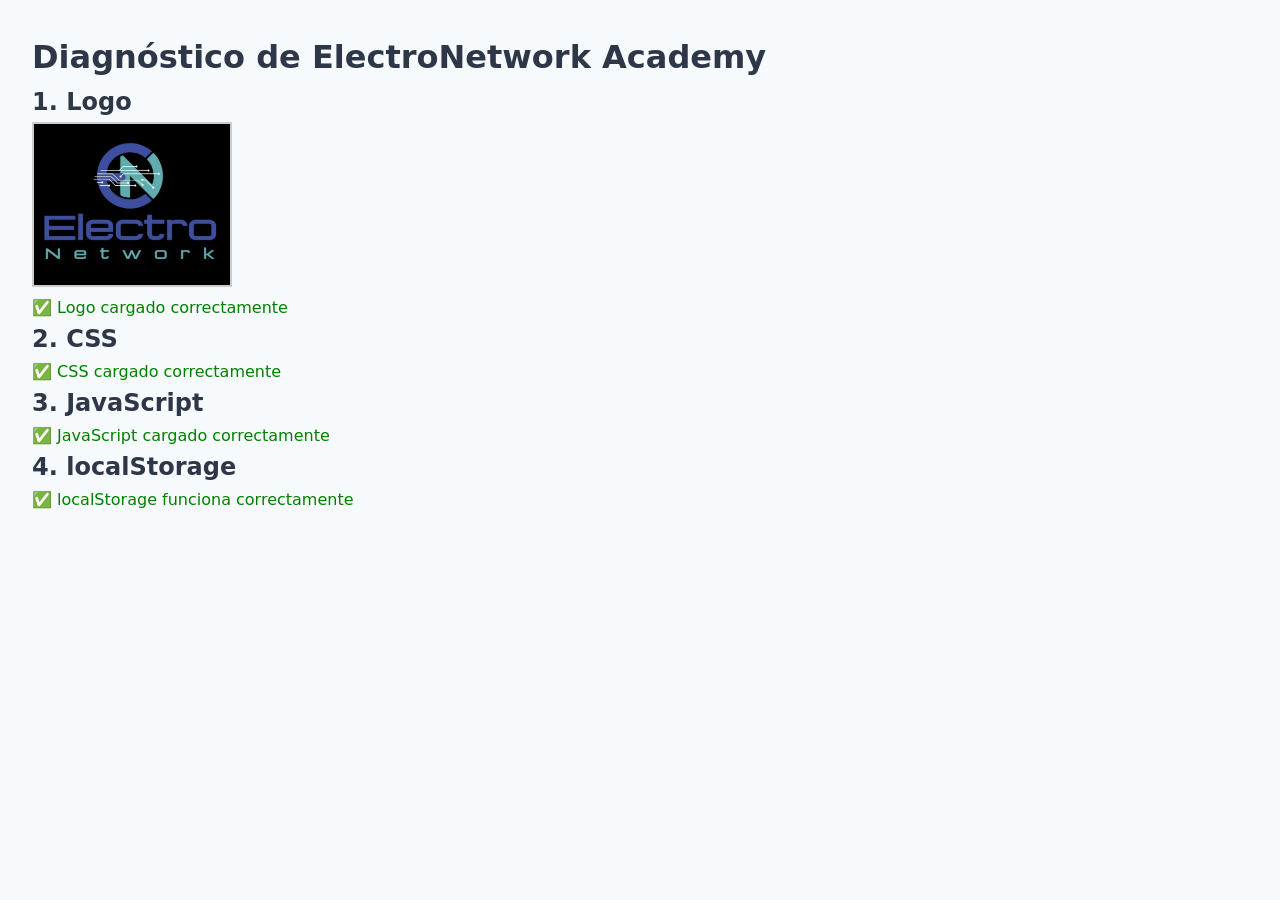
<file: test.html>
<!DOCTYPE html>
<html lang="es">
<head>
  <meta charset="UTF-8">
  <title>Test - ElectroNetwork Academy</title>
  <style>
    body { font-family: Arial, sans-serif; padding: 2rem; background: #f0f0f0; }
    .ok { color: green; }
    .error { color: red; }
    img { max-width: 200px; border: 2px solid #ccc; }
  </style>
</head>
<body>
  <h1>Diagnóstico de ElectroNetwork Academy</h1>
  <h2>1. Logo</h2>
  <img src="assets/logo.jpg" alt="Logo" onload="document.getElementById('logo-status').textContent='✅ Logo cargado correctamente'; document.getElementById('logo-status').className='ok'" onerror="document.getElementById('logo-status').textContent='❌ Error cargando logo'; document.getElementById('logo-status').className='error'">
  <p id="logo-status" class="error">Cargando...</p>

  <h2>2. CSS</h2>
  <p id="css-status">Verificando...</p>

  <h2>3. JavaScript</h2>
  <p id="js-status">Verificando...</p>

  <h2>4. localStorage</h2>
  <p id="ls-status">Verificando...</p>

  <script src="js/app.js"></script>
  <script>
    // Verificar CSS
    const link = document.createElement('link');
    link.rel = 'stylesheet';
    link.href = 'css/estilos.css';
    link.onload = function() {
      document.getElementById('css-status').textContent = '✅ CSS cargado correctamente';
      document.getElementById('css-status').className = 'ok';
    };
    link.onerror = function() {
      document.getElementById('css-status').textContent = '❌ Error cargando CSS';
      document.getElementById('css-status').className = 'error';
    };
    document.head.appendChild(link);

    // Verificar JS
    setTimeout(function() {
      if (typeof getData === 'function') {
        document.getElementById('js-status').textContent = '✅ JavaScript cargado correctamente';
        document.getElementById('js-status').className = 'ok';
      } else {
        document.getElementById('js-status').textContent = '❌ Error: app.js no cargó o tiene errores';
        document.getElementById('js-status').className = 'error';
      }
    }, 500);

    // Verificar localStorage
    try {
      localStorage.setItem('test', 'ok');
      localStorage.removeItem('test');
      document.getElementById('ls-status').textContent = '✅ localStorage funciona correctamente';
      document.getElementById('ls-status').className = 'ok';
    } catch(e) {
      document.getElementById('ls-status').textContent = '❌ localStorage bloqueado: ' + e.message;
      document.getElementById('ls-status').className = 'error';
    }
  </script>
</body>
</html>
</file>
<file: css/estilos.css>
/* ============================================
   ELECTRONETWORK ACADEMY - ESTILOS GLOBALES
   ============================================ */

:root {
  --primary: #1e3a5f;
  --primary-light: #2c5282;
  --accent: #e6b800;
  --accent-hover: #d4a700;
  --success: #38a169;
  --danger: #e53e3e;
  --warning: #dd6b20;
  --bg: #f7fafc;
  --card: #ffffff;
  --text: #2d3748;
  --text-light: #718096;
  --border: #e2e8f0;
  --shadow: 0 4px 6px -1px rgba(0,0,0,0.1), 0 2px 4px -1px rgba(0,0,0,0.06);
  --shadow-lg: 0 10px 15px -3px rgba(0,0,0,0.1), 0 4px 6px -2px rgba(0,0,0,0.05);
}

* { margin: 0; padding: 0; box-sizing: border-box; }

body {
  font-family: 'Segoe UI', system-ui, -apple-system, sans-serif;
  background: var(--bg);
  color: var(--text);
  line-height: 1.6;
  min-height: 100vh;
}

/* Header */
.header {
  background: linear-gradient(135deg, var(--primary) 0%, var(--primary-light) 100%);
  color: white;
  padding: 0.75rem 2rem;
  display: flex;
  justify-content: space-between;
  align-items: center;
  box-shadow: var(--shadow-lg);
  position: sticky;
  top: 0;
  z-index: 100;
  min-height: 60px;
}

.header-brand {
  display: flex;
  align-items: center;
  gap: 0.75rem;
  font-size: 1.25rem;
  font-weight: 700;
}

.header-brand .logo-img {
  height: 36px;
  width: auto;
  border-radius: 6px;
  object-fit: contain;
  background: transparent;
}

.header-nav {
  display: flex;
  gap: 1.5rem;
  align-items: center;
}

.header-nav a, .header-nav button {
  color: rgba(255,255,255,0.9);
  text-decoration: none;
  background: none;
  border: none;
  cursor: pointer;
  font-size: 0.95rem;
  transition: color 0.2s;
}

.header-nav a:hover, .header-nav button:hover {
  color: var(--accent);
}

.header-nav .btn-primary {
  background: var(--accent);
  color: var(--primary);
  padding: 0.5rem 1.25rem;
  border-radius: 6px;
  font-weight: 600;
  transition: all 0.2s;
}

.header-nav .btn-primary:hover {
  background: var(--accent-hover);
  color: var(--primary);
}

/* Container */
.container {
  max-width: 1200px;
  margin: 0 auto;
  padding: 2rem;
}

.container-sm {
  max-width: 600px;
  margin: 0 auto;
  padding: 2rem;
}

/* Cards */
.card {
  background: var(--card);
  border-radius: 12px;
  padding: 2rem;
  box-shadow: var(--shadow);
  border: 1px solid var(--border);
  margin-bottom: 1.5rem;
}

.card-header {
  display: flex;
  justify-content: space-between;
  align-items: center;
  margin-bottom: 1.5rem;
  padding-bottom: 1rem;
  border-bottom: 2px solid var(--border);
}

.card-title {
  font-size: 1.5rem;
  font-weight: 700;
  color: var(--primary);
}

/* Buttons */
.btn {
  display: inline-flex;
  align-items: center;
  justify-content: center;
  gap: 0.5rem;
  padding: 0.75rem 1.5rem;
  border-radius: 8px;
  font-weight: 600;
  font-size: 0.95rem;
  cursor: pointer;
  border: none;
  transition: all 0.2s;
  text-decoration: none;
}

.btn-primary {
  background: var(--primary);
  color: white;
}

.btn-primary:hover {
  background: var(--primary-light);
  transform: translateY(-1px);
  box-shadow: var(--shadow);
}

.btn-accent {
  background: var(--accent);
  color: var(--primary);
}

.btn-accent:hover {
  background: var(--accent-hover);
}

.btn-success {
  background: var(--success);
  color: white;
}

.btn-danger {
  background: var(--danger);
  color: white;
}

.btn-outline {
  background: transparent;
  border: 2px solid var(--primary);
  color: var(--primary);
}

.btn-outline:hover {
  background: var(--primary);
  color: white;
}

.btn:disabled {
  opacity: 0.5;
  cursor: not-allowed;
  transform: none !important;
}

/* Forms */
.form-group {
  margin-bottom: 1.25rem;
}

.form-label {
  display: block;
  font-weight: 600;
  margin-bottom: 0.5rem;
  color: var(--text);
  font-size: 0.9rem;
}

.form-input {
  width: 100%;
  padding: 0.75rem 1rem;
  border: 2px solid var(--border);
  border-radius: 8px;
  font-size: 1rem;
  transition: border-color 0.2s, box-shadow 0.2s;
  font-family: inherit;
}

.form-input:focus {
  outline: none;
  border-color: var(--primary);
  box-shadow: 0 0 0 3px rgba(30,58,95,0.1);
}

.form-input::placeholder {
  color: var(--text-light);
}

/* Tables */
.table-container {
  overflow-x: auto;
  border-radius: 8px;
  border: 1px solid var(--border);
}

.table {
  width: 100%;
  border-collapse: collapse;
  font-size: 0.9rem;
}

.table th {
  background: var(--primary);
  color: white;
  padding: 0.875rem 1rem;
  text-align: left;
  font-weight: 600;
  text-transform: uppercase;
  font-size: 0.75rem;
  letter-spacing: 0.05em;
}

.table td {
  padding: 0.875rem 1rem;
  border-bottom: 1px solid var(--border);
}

.table tr:hover td {
  background: #f8fafc;
}

.table tr:last-child td {
  border-bottom: none;
}

/* Badges */
.badge {
  display: inline-flex;
  align-items: center;
  padding: 0.25rem 0.75rem;
  border-radius: 9999px;
  font-size: 0.75rem;
  font-weight: 600;
}

.badge-success { background: #c6f6d5; color: #22543d; }
.badge-warning { background: #feebc8; color: #744210; }
.badge-danger { background: #fed7d7; color: #742a2a; }
.badge-info { background: #bee3f8; color: #2a4365; }
.badge-primary { background: #e2e8f0; color: var(--primary); }

/* Progress */
.progress-bar {
  width: 100%;
  height: 8px;
  background: var(--border);
  border-radius: 9999px;
  overflow: hidden;
}

.progress-bar-fill {
  height: 100%;
  background: linear-gradient(90deg, var(--primary), var(--primary-light));
  border-radius: 9999px;
  transition: width 0.5s ease;
}

/* Alerts */
.alert {
  padding: 1rem 1.25rem;
  border-radius: 8px;
  margin-bottom: 1rem;
  display: flex;
  align-items: center;
  gap: 0.75rem;
}

.alert-success { background: #c6f6d5; color: #22543d; border-left: 4px solid var(--success); }
.alert-danger { background: #fed7d7; color: #742a2a; border-left: 4px solid var(--danger); }
.alert-warning { background: #feebc8; color: #744210; border-left: 4px solid var(--warning); }
.alert-info { background: #bee3f8; color: #2a4365; border-left: 4px solid #3182ce; }

/* Grid */
.grid { display: grid; gap: 1.5rem; }
.grid-2 { grid-template-columns: repeat(2, 1fr); }
.grid-3 { grid-template-columns: repeat(3, 1fr); }
.grid-4 { grid-template-columns: repeat(4, 1fr); }

@media (max-width: 768px) {
  .grid-2, .grid-3, .grid-4 { grid-template-columns: 1fr; }
  .header { flex-direction: column; gap: 1rem; padding: 1rem; }
  .container { padding: 1rem; }
}

/* Stats */
.stat-card {
  background: var(--card);
  border-radius: 12px;
  padding: 1.5rem;
  box-shadow: var(--shadow);
  text-align: center;
  border: 1px solid var(--border);
}

.stat-value {
  font-size: 2.5rem;
  font-weight: 800;
  color: var(--primary);
  line-height: 1;
}

.stat-label {
  font-size: 0.875rem;
  color: var(--text-light);
  margin-top: 0.5rem;
  text-transform: uppercase;
  letter-spacing: 0.05em;
}

/* Login Page */
.login-page {
  min-height: 100vh;
  display: flex;
  align-items: center;
  justify-content: center;
  background: linear-gradient(135deg, var(--primary) 0%, #0f1f33 100%);
  padding: 2rem;
}

.login-box {
  background: var(--card);
  border-radius: 16px;
  padding: 2.5rem;
  width: 100%;
  max-width: 420px;
  box-shadow: var(--shadow-lg);
}

.login-logo {
  text-align: center;
  margin-bottom: 2rem;
}

.login-logo .logo-icon {
  width: 64px;
  height: 64px;
  background: var(--accent);
  border-radius: 16px;
  display: inline-flex;
  align-items: center;
  justify-content: center;
  color: var(--primary);
  font-weight: 900;
  font-size: 2rem;
  margin-bottom: 1rem;
}

.login-logo h1 {
  color: var(--primary);
  font-size: 1.5rem;
  font-weight: 700;
}

.login-logo p {
  color: var(--text-light);
  font-size: 0.875rem;
  margin-top: 0.25rem;
}

.login-tabs {
  display: flex;
  gap: 0.5rem;
  margin-bottom: 1.5rem;
  background: var(--bg);
  padding: 0.25rem;
  border-radius: 8px;
}

.login-tab {
  flex: 1;
  padding: 0.625rem;
  text-align: center;
  border-radius: 6px;
  border: none;
  background: transparent;
  cursor: pointer;
  font-weight: 600;
  color: var(--text-light);
  transition: all 0.2s;
}

.login-tab.active {
  background: white;
  color: var(--primary);
  box-shadow: var(--shadow);
}

/* Module Cards (Course) */
.module-card {
  background: var(--card);
  border-radius: 12px;
  padding: 1.5rem;
  box-shadow: var(--shadow);
  border: 2px solid var(--border);
  transition: all 0.2s;
  cursor: pointer;
}

.module-card:hover {
  border-color: var(--primary);
  transform: translateY(-2px);
  box-shadow: var(--shadow-lg);
}

.module-card.locked {
  opacity: 0.6;
  cursor: not-allowed;
}

.module-card.locked:hover {
  transform: none;
  border-color: var(--border);
}

.module-number {
  width: 40px;
  height: 40px;
  background: var(--primary);
  color: white;
  border-radius: 10px;
  display: flex;
  align-items: center;
  justify-content: center;
  font-weight: 700;
  font-size: 1.1rem;
  margin-bottom: 1rem;
}

.module-card.completed .module-number {
  background: var(--success);
}

.module-title {
  font-size: 1.1rem;
  font-weight: 700;
  color: var(--primary);
  margin-bottom: 0.5rem;
}

.module-desc {
  font-size: 0.875rem;
  color: var(--text-light);
  margin-bottom: 1rem;
}

.module-meta {
  display: flex;
  justify-content: space-between;
  align-items: center;
  font-size: 0.8rem;
  color: var(--text-light);
}

/* Microcase */
.microcase-container {
  background: var(--card);
  border-radius: 12px;
  padding: 2rem;
  box-shadow: var(--shadow);
  margin-bottom: 1.5rem;
}

.microcase-scenario {
  background: #edf2f7;
  border-left: 4px solid var(--primary);
  padding: 1.25rem;
  border-radius: 0 8px 8px 0;
  margin-bottom: 1.5rem;
  font-style: italic;
}

.microcase-scenario strong {
  color: var(--primary);
  font-style: normal;
  display: block;
  margin-bottom: 0.5rem;
}

.microcase-options {
  display: flex;
  flex-direction: column;
  gap: 0.75rem;
  margin-bottom: 1.5rem;
}

.microcase-option {
  padding: 1rem 1.25rem;
  border: 2px solid var(--border);
  border-radius: 8px;
  cursor: pointer;
  transition: all 0.2s;
  background: white;
  text-align: left;
  font-size: 0.95rem;
}

.microcase-option:hover {
  border-color: var(--primary);
  background: #f7fafc;
}

.microcase-option.selected-correct {
  border-color: var(--success);
  background: #f0fff4;
}

.microcase-option.selected-wrong {
  border-color: var(--danger);
  background: #fff5f5;
}

.microcase-option.disabled {
  cursor: default;
  opacity: 0.7;
}

.microcase-feedback {
  padding: 1.25rem;
  border-radius: 8px;
  margin-bottom: 1rem;
  display: none;
}

.microcase-feedback.show {
  display: block;
}

.microcase-feedback.correct {
  background: #c6f6d5;
  color: #22543d;
  border-left: 4px solid var(--success);
}

.microcase-feedback.wrong {
  background: #fed7d7;
  color: #742a2a;
  border-left: 4px solid var(--danger);
}

.microcase-reference {
  font-size: 0.8rem;
  color: var(--text-light);
  margin-top: 0.75rem;
  padding-top: 0.75rem;
  border-top: 1px dashed var(--border);
}

/* Quiz */
.quiz-question {
  background: var(--card);
  border-radius: 12px;
  padding: 1.5rem;
  box-shadow: var(--shadow);
  margin-bottom: 1rem;
  border: 2px solid var(--border);
}

.quiz-question-number {
  display: inline-block;
  background: var(--primary);
  color: white;
  width: 28px;
  height: 28px;
  border-radius: 50%;
  text-align: center;
  line-height: 28px;
  font-weight: 700;
  font-size: 0.8rem;
  margin-right: 0.5rem;
}

.quiz-question-text {
  font-weight: 600;
  margin-bottom: 1rem;
  display: inline;
}

.quiz-options {
  display: flex;
  flex-direction: column;
  gap: 0.5rem;
}

.quiz-option {
  padding: 0.75rem 1rem;
  border: 2px solid var(--border);
  border-radius: 8px;
  cursor: pointer;
  transition: all 0.2s;
  background: white;
}

.quiz-option:hover {
  border-color: var(--primary);
}

.quiz-option.selected {
  border-color: var(--primary);
  background: #ebf8ff;
}

/* Certificate */
.certificate-page {
  background: white;
  min-height: 100vh;
  padding: 2rem;
}

.certificate-container {
  max-width: 900px;
  margin: 0 auto;
  border: 8px solid var(--primary);
  padding: 3rem;
  text-align: center;
  background: white;
  position: relative;
}

.certificate-container::before {
  content: '';
  position: absolute;
  top: 10px; left: 10px; right: 10px; bottom: 10px;
  border: 2px solid var(--accent);
  pointer-events: none;
}

.certificate-logo {
  font-size: 1.5rem;
  font-weight: 800;
  color: var(--primary);
  margin-bottom: 1rem;
}

.certificate-title {
  font-size: 2.5rem;
  font-weight: 700;
  color: var(--primary);
  margin: 1.5rem 0;
  text-transform: uppercase;
  letter-spacing: 0.1em;
}

.certificate-subtitle {
  font-size: 1.1rem;
  color: var(--text-light);
  margin-bottom: 2rem;
}

.certificate-name {
  font-size: 2rem;
  font-weight: 700;
  color: var(--primary);
  margin: 1.5rem 0;
  border-bottom: 2px solid var(--accent);
  display: inline-block;
  padding: 0 2rem 0.5rem;
}

.certificate-course {
  font-size: 1.25rem;
  font-weight: 600;
  color: var(--text);
  margin: 1.5rem 0;
}

.certificate-date {
  font-size: 1rem;
  color: var(--text-light);
  margin-top: 2rem;
}

.certificate-footer {
  display: flex;
  justify-content: space-around;
  margin-top: 3rem;
  padding-top: 2rem;
  border-top: 1px solid var(--border);
}

.certificate-signature {
  text-align: center;
}

.certificate-signature-line {
  border-top: 1px solid var(--text);
  width: 200px;
  margin: 0 auto 0.5rem;
  padding-top: 0.5rem;
}

/* Timer */
.timer {
  position: fixed;
  top: 80px;
  right: 20px;
  background: var(--card);
  padding: 0.75rem 1.25rem;
  border-radius: 8px;
  box-shadow: var(--shadow-lg);
  border: 2px solid var(--accent);
  font-weight: 700;
  color: var(--primary);
  z-index: 99;
  display: flex;
  align-items: center;
  gap: 0.5rem;
}

.timer.warning {
  border-color: var(--danger);
  color: var(--danger);
  animation: pulse 1s infinite;
}

@keyframes pulse {
  0%, 100% { opacity: 1; }
  50% { opacity: 0.7; }
}

/* Modal */
.modal-overlay {
  position: fixed;
  inset: 0;
  background: rgba(0,0,0,0.5);
  display: flex;
  align-items: center;
  justify-content: center;
  z-index: 1000;
  padding: 2rem;
}

.modal-content {
  background: white;
  border-radius: 16px;
  padding: 2rem;
  max-width: 500px;
  width: 100%;
  box-shadow: var(--shadow-lg);
}

.modal-title {
  font-size: 1.25rem;
  font-weight: 700;
  color: var(--primary);
  margin-bottom: 1rem;
}

.modal-actions {
  display: flex;
  gap: 1rem;
  justify-content: flex-end;
  margin-top: 1.5rem;
}

/* Utility */
.text-center { text-align: center; }
.mt-1 { margin-top: 0.5rem; }
.mt-2 { margin-top: 1rem; }
.mt-3 { margin-top: 1.5rem; }
.mb-1 { margin-bottom: 0.5rem; }
.mb-2 { margin-bottom: 1rem; }
.mb-3 { margin-bottom: 1.5rem; }
.hidden { display: none !important; }
.flex { display: flex; }
.items-center { align-items: center; }
.justify-between { justify-content: space-between; }
.gap-2 { gap: 1rem; }
.w-full { width: 100%; }

/* Print styles for certificate */
@media print {
  .header, .timer, .no-print { display: none !important; }
  .certificate-page { padding: 0; }
  .certificate-container { border: 4px solid var(--primary); box-shadow: none; }
  body { background: white; }
}
</file>
